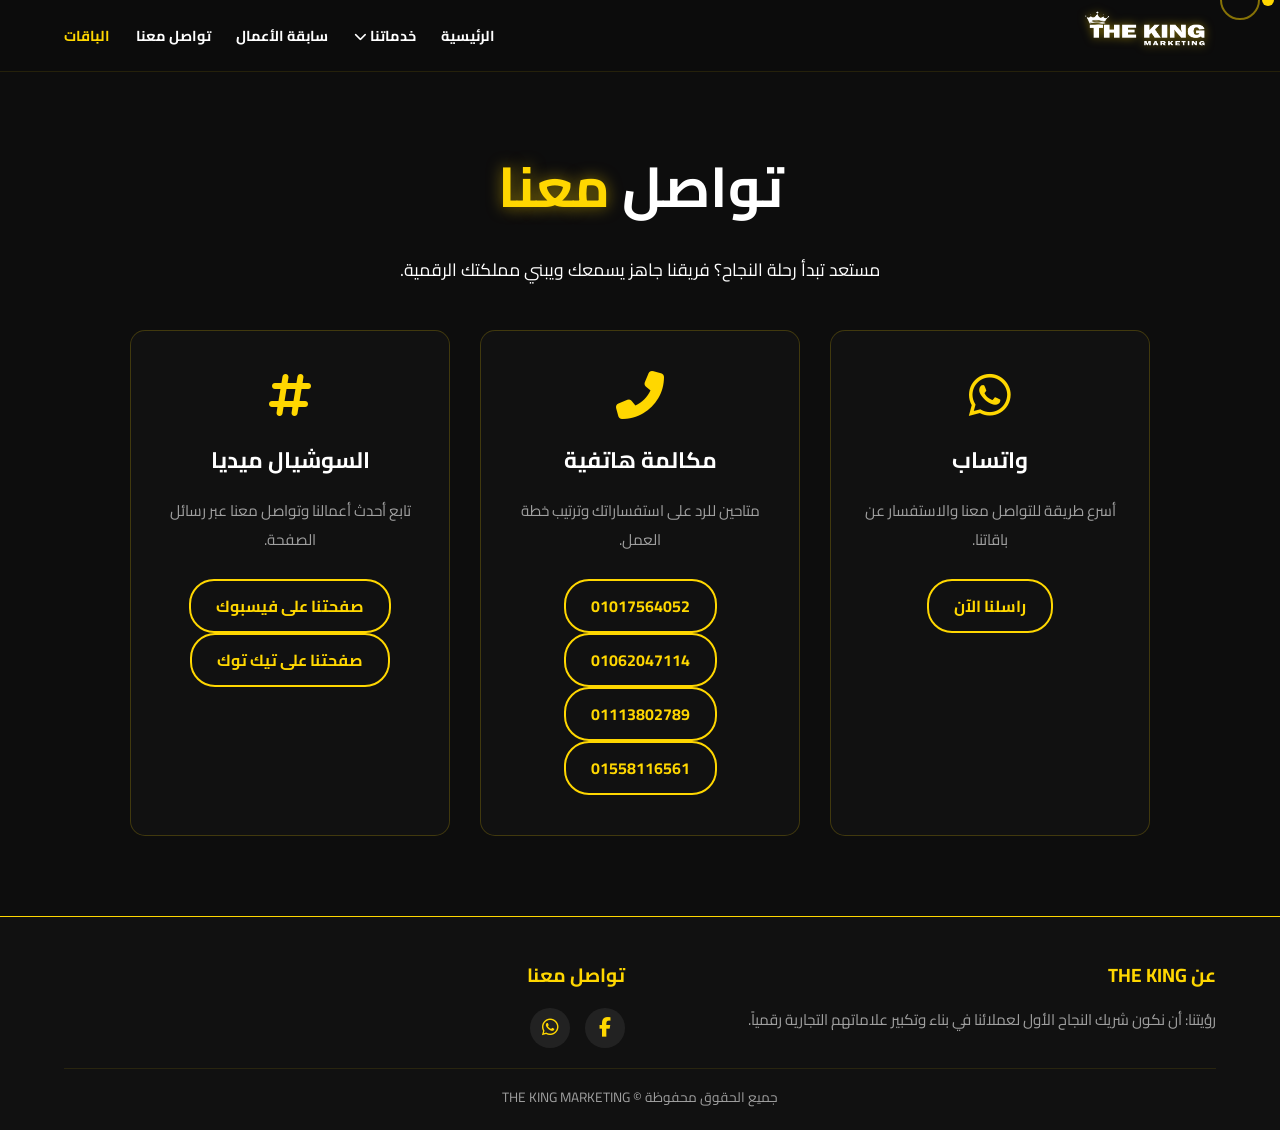
<file: html/contact.html>
<!DOCTYPE html>
<html lang="ar" dir="rtl">
<head>
    <meta charset="UTF-8">
    <meta name="viewport" content="width=device-width, initial-scale=1.0">
    <title>تواصل معنا | THE KING</title>
    <link href="https://fonts.googleapis.com/css2?family=Cairo:wght@400;700;900&display=swap" rel="stylesheet">
    <link rel="stylesheet" href="https://cdnjs.cloudflare.com/ajax/libs/font-awesome/6.4.0/css/all.min.css">
    <link rel="stylesheet" href="../css/css.css">
    <style>
        .contact-container { display: flex; flex-wrap: wrap; justify-content: center; gap: 30px; padding: 0 5% 80px; margin-top: -30px; }
        .contact-card { background: #111; border: 1px solid rgba(255, 215, 0, 0.2); padding: 40px 30px; border-radius: 15px; text-align: center; width: 100%; max-width: 320px; transition: 0.3s; }
        .contact-card:hover { transform: translateY(-10px); background: #1a1a1a; box-shadow: 0 10px 30px rgba(255, 215, 0, 0.1); }
        .contact-card i { font-size: 3rem; color: var(--primary-gold); margin-bottom: 20px; }
        .contact-card h3 { color: #fff; margin-bottom: 15px; font-size: 1.4rem; }
        .contact-card p { color: var(--text-muted); margin-bottom: 25px; font-size: 0.95rem; }
        .contact-btn { display: inline-block; padding: 10px 25px; background: transparent; color: var(--primary-gold); border: 2px solid var(--primary-gold); border-radius: 25px; text-decoration: none; font-weight: bold; transition: 0.3s; }
        .contact-btn:hover { background: var(--primary-gold); color: #000; }
        .btn-whatsapp:hover { background: #25D366; border-color: #25D366; color: #fff; }
    </style>
</head>
<body>
    <header>
        <div class="logo"><img src="../img/logo.png" alt="Logo"></div>
        <div class="menu-toggle" id="mobile-menu"><span class="menu-text">القائمة</span><div class="bars-container"><span class="bar"></span><span class="bar"></span><span class="bar"></span></div></div>
        <nav><ul class="nav-list">
            <li><a href="../index.html">الرئيسية</a></li>
            <li class="dropdown"><a href="#" class="nav-item-with-arrow">خدماتنا <i class="fas fa-chevron-down" style="font-size:0.8rem;"></i></a>
                <ul class="dropdown-menu"><li><a href="social_media.html">سوشيال ميديا</a></li><li><a href="prints.html">المطبوعات</a></li></ul>
            </li>
            <li><a href="previous_work.html">سابقة الأعمال</a></li>
            <li><a href="contact.html">تواصل معنا</a></li>
            <li><a href="Packages.html" style="color: var(--primary-gold);">الباقات</a></li>
        </ul></nav>
    </header>

    <nav class="mobile-nav-under-header">
        <a href="../index.html" class="nav-item"><i class="fas fa-home"></i><span>الرئيسية</span></a>
        <div class="nav-item services-trigger"><i class="fas fa-bullhorn"></i><span>خدماتنا</span>
            <div class="mobile-services-popup"><a href="social_media.html">سوشيال ميديا</a><a href="prints.html">مطبوعات</a></div>
        </div>
        <a href="previous_work.html" class="nav-item"><i class="fas fa-briefcase"></i><span>شركاء النجاح</span></a>
        <a href="contact.html" class="nav-item active"><i class="fas fa-envelope"></i><span>تواصل</span></a>
        <a href="Packages.html" class="nav-item"><i class="fas fa-tags"></i><span>الباقات</span></a>
        
    </nav>

    <main>
        <section class="hero" style="min-height: 40vh; padding-bottom: 0;">
            <div class="hero-content" style="text-align: center; width: 100%;">
                <h1>تواصل <span>معنا</span></h1>
                <p style="max-width: 600px; margin: 0 auto 40px;">مستعد تبدأ رحلة النجاح؟ فريقنا جاهز يسمعك ويبني مملكتك الرقمية.</p>
            </div>
        </section>

        <section class="contact-container">
            <div class="contact-card"><i class="fab fa-whatsapp"></i><h3>واتساب</h3><p>أسرع طريقة للتواصل معنا والاستفسار عن باقاتنا.</p><a href="https://wa.me/201017564052" target="_blank" class="contact-btn btn-whatsapp">راسلنا الآن</a></div>
            <div class="contact-card"><i class="fas fa-phone-alt"></i><h3>مكالمة هاتفية</h3><p>متاحين للرد على استفساراتك وترتيب خطة العمل.</p>
                <a href="tel:+201017564052" class="contact-btn">01017564052</a>
                <a href="tel:+201062047114" class="contact-btn">01062047114</a>
                <a href="tel:+201113802789" class="contact-btn">01113802789</a>
                <a href="tel:+201558116561" class="contact-btn">01558116561</a>
            </div>
         <div class="contact-card"><i class="fas fa-hashtag">
            </i><h3>السوشيال ميديا</h3>
            <p>تابع أحدث أعمالنا وتواصل معنا عبر رسائل الصفحة.</p>
        <a href="https://www.facebook.com/profile.php?id=61563356482710" target="_blank" class="contact-btn">صفحتنا على فيسبوك</a>
        <a href="https://www.tiktok.com/@thekingmarketing1?_r=1&_t=ZS-95JkxjyCtmO"target="_blank" class="contact-btn">صفحتنا على تيك توك</a>
        </div>
        </section>
    </main>

    <footer>
        <div class="footer-container"><div class="footer-box"><h3>عن THE KING</h3><p>رؤيتنا: أن نكون شريك النجاح الأول لعملائنا في بناء وتكبير علاماتهم التجارية رقمياً.</p></div><div class="footer-box"><h3>تواصل معنا</h3><div class="social-icons"><a href="https://www.facebook.com/profile.php?id=61563356482710" target="_blank"><i class="fab fa-facebook-f"></i></a><a href="https://wa.me/201017564052" target="_blank"><i class="fab fa-whatsapp"></i></a></div></div></div>
        <div class="footer-rights">جميع الحقوق محفوظة © <span>THE KING MARKETING</span></div>
    </footer>
    <div class="custom-cursor"></div><div class="custom-cursor-glow"></div>
    <script src="../js/script.js"></script>
</body>
</html>
</file>
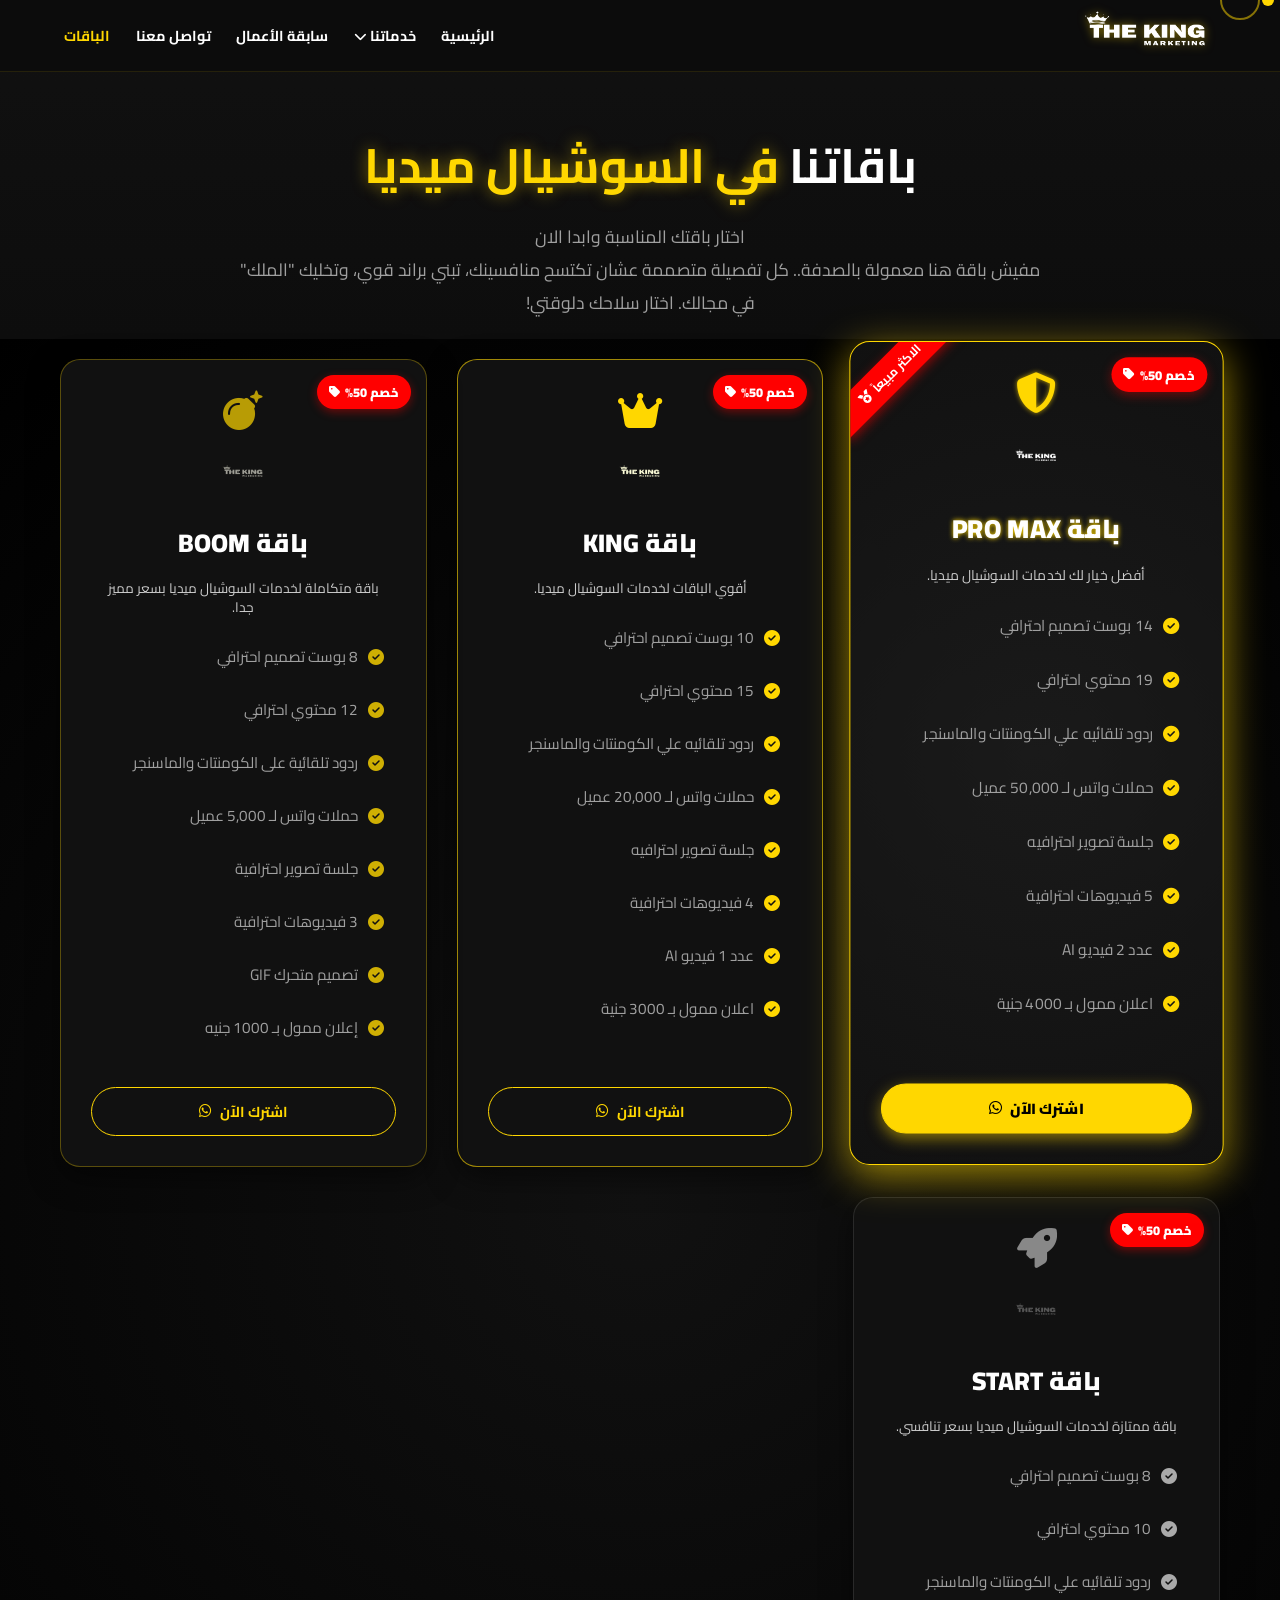
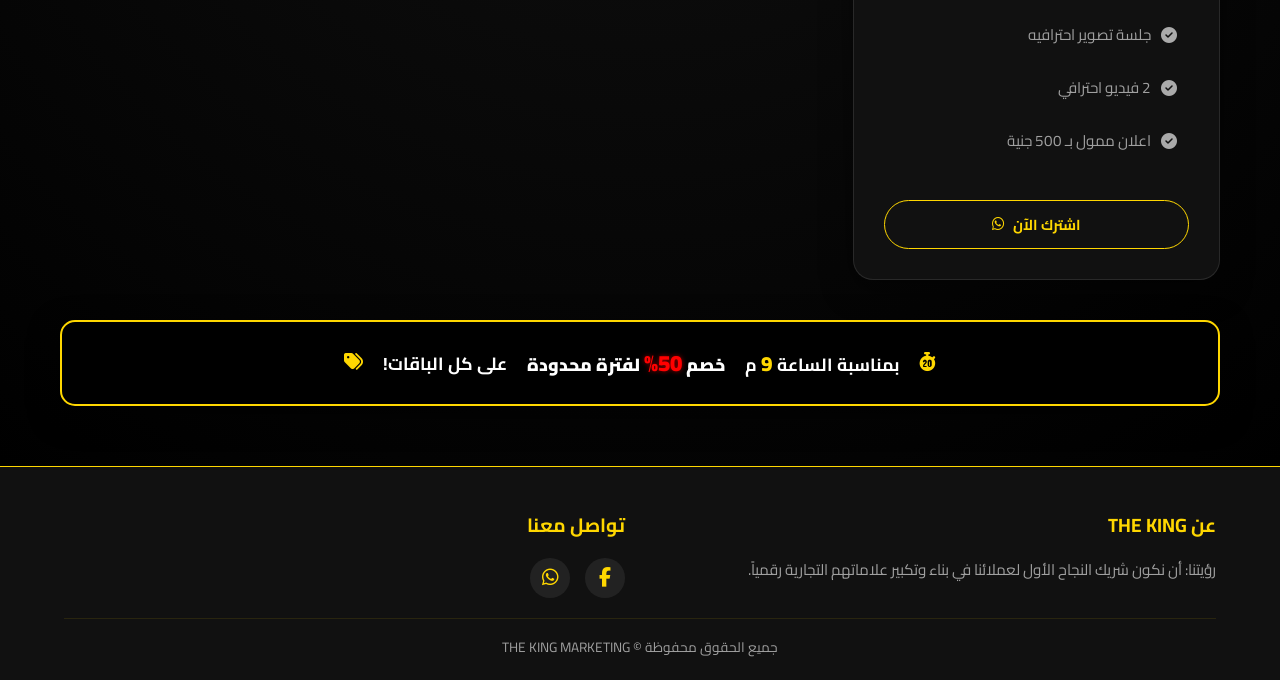
<file: html/Packages.html>
<!DOCTYPE html>
<html lang="ar" dir="rtl">
<head>
    <meta charset="UTF-8">
    <meta name="viewport" content="width=device-width, initial-scale=1.0">
    <title>الباقات | THE KING MARKETING</title>
    <link href="https://fonts.googleapis.com/css2?family=Cairo:wght@400;700;900&display=swap" rel="stylesheet">
    <link rel="stylesheet" href="https://cdnjs.cloudflare.com/ajax/libs/font-awesome/6.4.0/css/all.min.css">
    <link rel="stylesheet" href="../css/css.css">
</head>
<body>
    <header>
        <div class="logo"><img src="../img/logo.png" alt="Logo"></div>
        <div class="menu-toggle" id="mobile-menu">
            <span class="menu-text">القائمة</span>
            <div class="bars-container"><span class="bar"></span><span class="bar"></span><span class="bar"></span></div>
        </div>
        <nav>
            <ul class="nav-list">
                <li><a href="../index.html">الرئيسية</a></li>
                <li class="dropdown"><a href="#" class="nav-item-with-arrow">خدماتنا <i class="fas fa-chevron-down" style="font-size:0.8rem;"></i></a>
                    <ul class="dropdown-menu">
                        <li><a href="social_media.html">سوشيال ميديا</a></li>
                        <li><a href="prints.html">المطبوعات</a></li>
                    </ul>
                </li>
                <li><a href="previous_work.html">سابقة الأعمال</a></li>
                <li><a href="contact.html">تواصل معنا</a></li>
                 <li><a href="Packages.html" style="color: var(--primary-gold);">الباقات</a></li>
            </ul>
        </nav>
    </header>

    <nav class="mobile-nav-under-header">
        <a href="../index.html" class="nav-item"><i class="fas fa-home"></i><span>الرئيسية</span></a>
        <div class="nav-item services-trigger"><i class="fas fa-bullhorn"></i><span>خدماتنا</span>
            <div class="mobile-services-popup">
                <a href="social_media.html">سوشيال ميديا</a>
                <a href="prints.html">مطبوعات</a>
            </div>
        </div>
        <a href="previous_work.html" class="nav-item"><i class="fas fa-briefcase"></i><span>شركاء النجاح</span></a>
        <a href="contact.html" class="nav-item"><i class="fas fa-envelope"></i><span>تواصل</span></a>
        <a href="Packages.html" class="nav-item"><i class="fas fa-tags"></i><span>الباقات</span></a>
    </nav>
    
    <main>
        <section class="main-page-title" style="padding-bottom: 20px;">
            <h1>باقاتنا <span>في السوشيال ميديا</span></h1>
            <p style="max-width: 800px; margin: 0 auto;">اختار باقتك المناسبة وابدا الان <br>
                مفيش باقة هنا معمولة بالصدفة.. كل تفصيلة متصممة عشان تكتسح منافسينك، تبني براند قوي، وتخليك "الملك" في مجالك. اختار سلاحك دلوقتي!
            </p>
        </section>

        <section class="pricing-section" id="pricing" style="padding-top: 20px;">
            <div class="pricing-container pricing-cycle-container">
                
                <div class="pricing-card package-promax highlight-card" data-package="promax">
                    <div class="discount-badge promax-disc">خصم 50% <i class="fas fa-tag"></i></div>
                    <div class="package-badge best-seller">الاكثر مبيعاً <i class="fas fa-medal"></i></div>
                    <div class="package-icon-header"><i class="fas fa-shield-alt promax-icon"></i></div>
                    <div class="package-logo-wrapper logo-promax-inverted"><img src="../img/logo.png" alt="KING Logo"></div>
                    <h3 class="package-title">باقة PRO MAX</h3>
                    <p class="package-intro-text">أفضل خيار لك لخدمات السوشيال ميديا.</p>
                    <ul class="package-features">
                        <li><i class="fas fa-check-circle"></i> 14 بوست تصميم احترافي <div class="feature-desc">اكتساح يومي وتغطية كاملة لكل منتجاتك وخدماتك.</div></li>
                        <li><i class="fas fa-check-circle"></i> 19 محتوي احترافي <div class="feature-desc">خطة محتوى جبارة تتفوق بها على كل منافسيك.</div></li>
                        <li><i class="fas fa-check-circle"></i> ردود تلقائيه علي الكومنتات والماسنجر <div class="feature-desc">نظام متكامل لتحويل المهتمين لعملاء فعليين.</div></li>
                        <li><i class="fas fa-check-circle"></i> حملات واتس لـ 50,000 عميل <div class="feature-desc">حملات مكثفة تضمن وصول إعلاناتك لآلاف العملاء يومياً.</div></li>
                        <li><i class="fas fa-check-circle"></i> جلسة تصوير احترافيه <div class="feature-desc">أعلى فئة من معدات التصوير لإخراج صور عالمية.</div></li>
                        <li><i class="fas fa-check-circle"></i> 5 فيديوهات احترافية <div class="feature-desc">محتوى فيروسي (Viral) يضمن لك تصدر التريند.</div></li>
                        <li><i class="fas fa-check-circle"></i> عدد 2 فيديو AI <div class="feature-desc">توظيف أحدث تقنيات الذكاء الاصطناعي لإبهار عملائك.</div></li>
                        <li><i class="fas fa-check-circle"></i> اعلان ممول بـ 4000 جنية <div class="feature-desc">سيطرة كاملة على السوق بإعلانات دقيقة الاستهداف.</div></li>
                    </ul>
                    <a href="https://wa.me/201017564052?text=أرغب+في+الاشتراك+في+باقة+PRO+MAX+مع+خصم+50%" target="_blank" class="btn btn-primary">اشترك الآن <i class="fab fa-whatsapp"></i></a>
                </div>

                <div class="pricing-card package-king" data-package="king">
                    <div class="discount-badge king-disc">خصم 50% <i class="fas fa-tag"></i></div>
                    <div class="package-icon-header"><i class="fas fa-crown king-icon"></i></div>
                    <div class="package-logo-wrapper logo-gold-full"><img src="../img/logo.png" alt="KING Logo"></div>
                    <h3 class="package-title">باقة KING</h3>
                    <p class="package-intro-text">أقوي الباقات لخدمات السوشيال ميديا.</p>
                    <ul class="package-features">
                        <li><i class="fas fa-check-circle"></i> 10 بوست تصميم احترافي <div class="feature-desc">هوية بصرية قوية وتصاميم تثبت في ذهن العميل.</div></li>
                        <li><i class="fas fa-check-circle"></i> 15 محتوي احترافي <div class="feature-desc">محتوى بيعي وقيمي يبني الثقة ويحقق مبيعات.</div></li>
                        <li><i class="fas fa-check-circle"></i> ردود تلقائيه علي الكومنتات والماسنجر <div class="feature-desc">متابعة دقيقة وتقفيل مبيعات احترافي.</div></li>
                        <li><i class="fas fa-check-circle"></i> حملات واتس لـ 20,000 عميل <div class="feature-desc">استهداف ضخم ومباشر لجمهورك عبر الواتساب.</div></li>
                        <li><i class="fas fa-check-circle"></i> جلسة تصوير احترافيه <div class="feature-desc">تصوير يعكس فخامة وجودة ما تقدمه.</div></li>
                        <li><i class="fas fa-check-circle"></i> 4 فيديوهات احترافية <div class="feature-desc">سلسلة فيديوهات ترويجية تضمن لك الانتشار.</div></li>
                        <li><i class="fas fa-check-circle"></i> عدد 1 فيديو AI <div class="feature-desc">فيديو مبتكر بالذكاء الاصطناعي لتقديم فكرتك بشكل مبهر ومواكب للتريند.</div></li>
                        <li><i class="fas fa-check-circle"></i> اعلان ممول بـ 3000 جنية <div class="feature-desc">إدارة احترافية لحملات المبيعات لضمان أعلى عائد (ROI).</div></li>
                    </ul>
                    <a href="https://wa.me/201017564052?text=أرغب+في+الاشتراك+في+باقة+KING+مع+خصم+50%" target="_blank" class="btn btn-outline">اشترك الآن <i class="fab fa-whatsapp"></i></a>
                </div>

                <div class="pricing-card package-boom" data-package="boom">
                    <div class="discount-badge boom-disc">خصم 50% <i class="fas fa-tag"></i></div>
                    <div class="package-icon-header"><i class="fas fa-bomb boom-icon"></i></div>
                    <div class="package-logo-wrapper logo-gold-muted"><img src="../img/logo.png" alt="KING Logo"></div>
                    <h3 class="package-title">باقة BOOM</h3>
                    <p class="package-intro-text">باقة متكاملة لخدمات السوشيال ميديا بسعر مميز جدا.</p>
                    <ul class="package-features">
                        <li><i class="fas fa-check-circle"></i> 8 بوست تصميم احترافي <div class="feature-desc">تصاميم إبداعية تبرز قوة منتجك في السوق.</div></li>
                        <li><i class="fas fa-check-circle"></i> 12 محتوي احترافي <div class="feature-desc">أفكار وكتابة محتوى متنوع يغطي أهدافك التسويقية.</div></li>
                        <li><i class="fas fa-check-circle"></i> ردود تلقائية على الكومنتات والماسنجر <div class="feature-desc">إدارة تفاعل سريعة واحترافية للردود.</div></li>
                        <li><i class="fas fa-check-circle"></i> حملات واتس لـ 5,000 عميل <div class="feature-desc">إرسال رسائل ترويجية لأرقام مستهدفة لزيادة المبيعات الفورية.</div></li>
                        <li><i class="fas fa-check-circle"></i> جلسة تصوير احترافية <div class="feature-desc">يوم تصوير شامل بمعدات احترافية.</div></li>
                        <li><i class="fas fa-check-circle"></i> 3 فيديوهات احترافية <div class="feature-desc">محتوى فيديو عالي الجودة يخطف عين العميل.</div></li>
                        <li><i class="fas fa-check-circle"></i> تصميم متحرك GIF <div class="feature-desc">تصميمات متحركة تفاعلية تكسر الملل وتزيد نسب النقر.</div></li>
                        <li><i class="fas fa-check-circle"></i> إعلان ممول بـ 1000 جنيه <div class="feature-desc">حملة ممولة قوية للوصول لشريحة أكبر من العملاء.</div></li>
                    </ul>
                    <a href="https://wa.me/201017564052?text=أرغب+في+الاشتراك+في+باقة+BOOM+مع+خصم+50%" target="_blank" class="btn btn-outline">اشترك الآن <i class="fab fa-whatsapp"></i></a>
                </div>

                <div class="pricing-card package-start spotlight-card" data-package="start">
                    <div class="discount-badge start-disc">خصم 50% <i class="fas fa-tag"></i></div>
                    <div class="package-icon-header"><i class="fas fa-rocket start-icon"></i></div>
                    <div class="package-logo-wrapper logo-subtle"><img src="../img/logo.png" alt="KING Logo"></div>
                    <h3 class="package-title">باقة START</h3>
                    <p class="package-intro-text">باقة ممتازة لخدمات السوشيال ميديا بسعر تنافسي.</p>
                    <ul class="package-features">
                        <li><i class="fas fa-check-circle"></i> 8 بوست تصميم احترافي <div class="feature-desc">تصميمات عصرية جذابة تعكس هوية البراند وتلفت انتباه جمهورك.</div></li>
                        <li><i class="fas fa-check-circle"></i> 10 محتوي احترافي <div class="feature-desc">كتابة نصوص تسويقية (Copywriting) احترافية تحفز العميل على التفاعل.</div></li>
                        <li><i class="fas fa-check-circle"></i> ردود تلقائيه علي الكومنتات والماسنجر <div class="feature-desc">برمجة بوت ذكي للرد الفوري لعدم تفويت أي مبيعات.</div></li>
                        <li><i class="fas fa-check-circle"></i> جلسة تصوير احترافيه <div class="feature-desc">تصوير منتجاتك أو مكانك بأعلى جودة لإبراز التفاصيل.</div></li>
                        <li><i class="fas fa-check-circle"></i> 2 فيديو احترافي <div class="feature-desc">صناعة فيديوهات (Reels) لزيادة الانتشار والوصول العضوي.</div></li>
                        <li><i class="fas fa-check-circle"></i> اعلان ممول بـ 500 جنية <div class="feature-desc">إطلاق حملة ممولة كبداية لزيادة المبيعات والوصول المستهدف.</div></li>
                    </ul>
                    <a href="https://wa.me/201017564052?text=أرغب+في+الاشتراك+في+باقة+START+مع+خصم+50%" target="_blank" class="btn btn-outline">اشترك الآن <i class="fab fa-whatsapp"></i></a>
                </div>

            </div>

            <div class="discount-banner-container">
                <div class="discount-banner">
                    <i class="fas fa-stopwatch-20 clock-icon"></i>
                    <span>بمناسبة الساعة <span class="highlight-time">9</span> م</span>
                    <span class="discount-label">خصم <span class="discount-percent">50%</span> لفترة محدودة</span>
                    <span>على كل الباقات!</span>
                    <i class="fas fa-tags tag-icon"></i>
                </div>
            </div>

        </section>
    </main>

    <footer>
        <div class="footer-container">
            <div class="footer-box"><h3>عن THE KING</h3><p>رؤيتنا: أن نكون شريك النجاح الأول لعملائنا في بناء وتكبير علاماتهم التجارية رقمياً.</p></div>
            <div class="footer-box">
                <h3>تواصل معنا</h3>
                <div class="social-icons">
                    <a href="https://www.facebook.com/profile.php?id=61563356482710" target="_blank"><i class="fab fa-facebook-f"></i></a>
                    <a href="https://wa.me/201017564052" target="_blank"><i class="fab fa-whatsapp"></i></a>
                </div>
            </div>
        </div>
        <div class="footer-rights">جميع الحقوق محفوظة © <span>THE KING MARKETING</span></div>
    </footer>
    
    <div class="custom-cursor"></div><div class="custom-cursor-glow"></div>
    <script src="../js/script.js"></script>
</body>
</html>
</file>
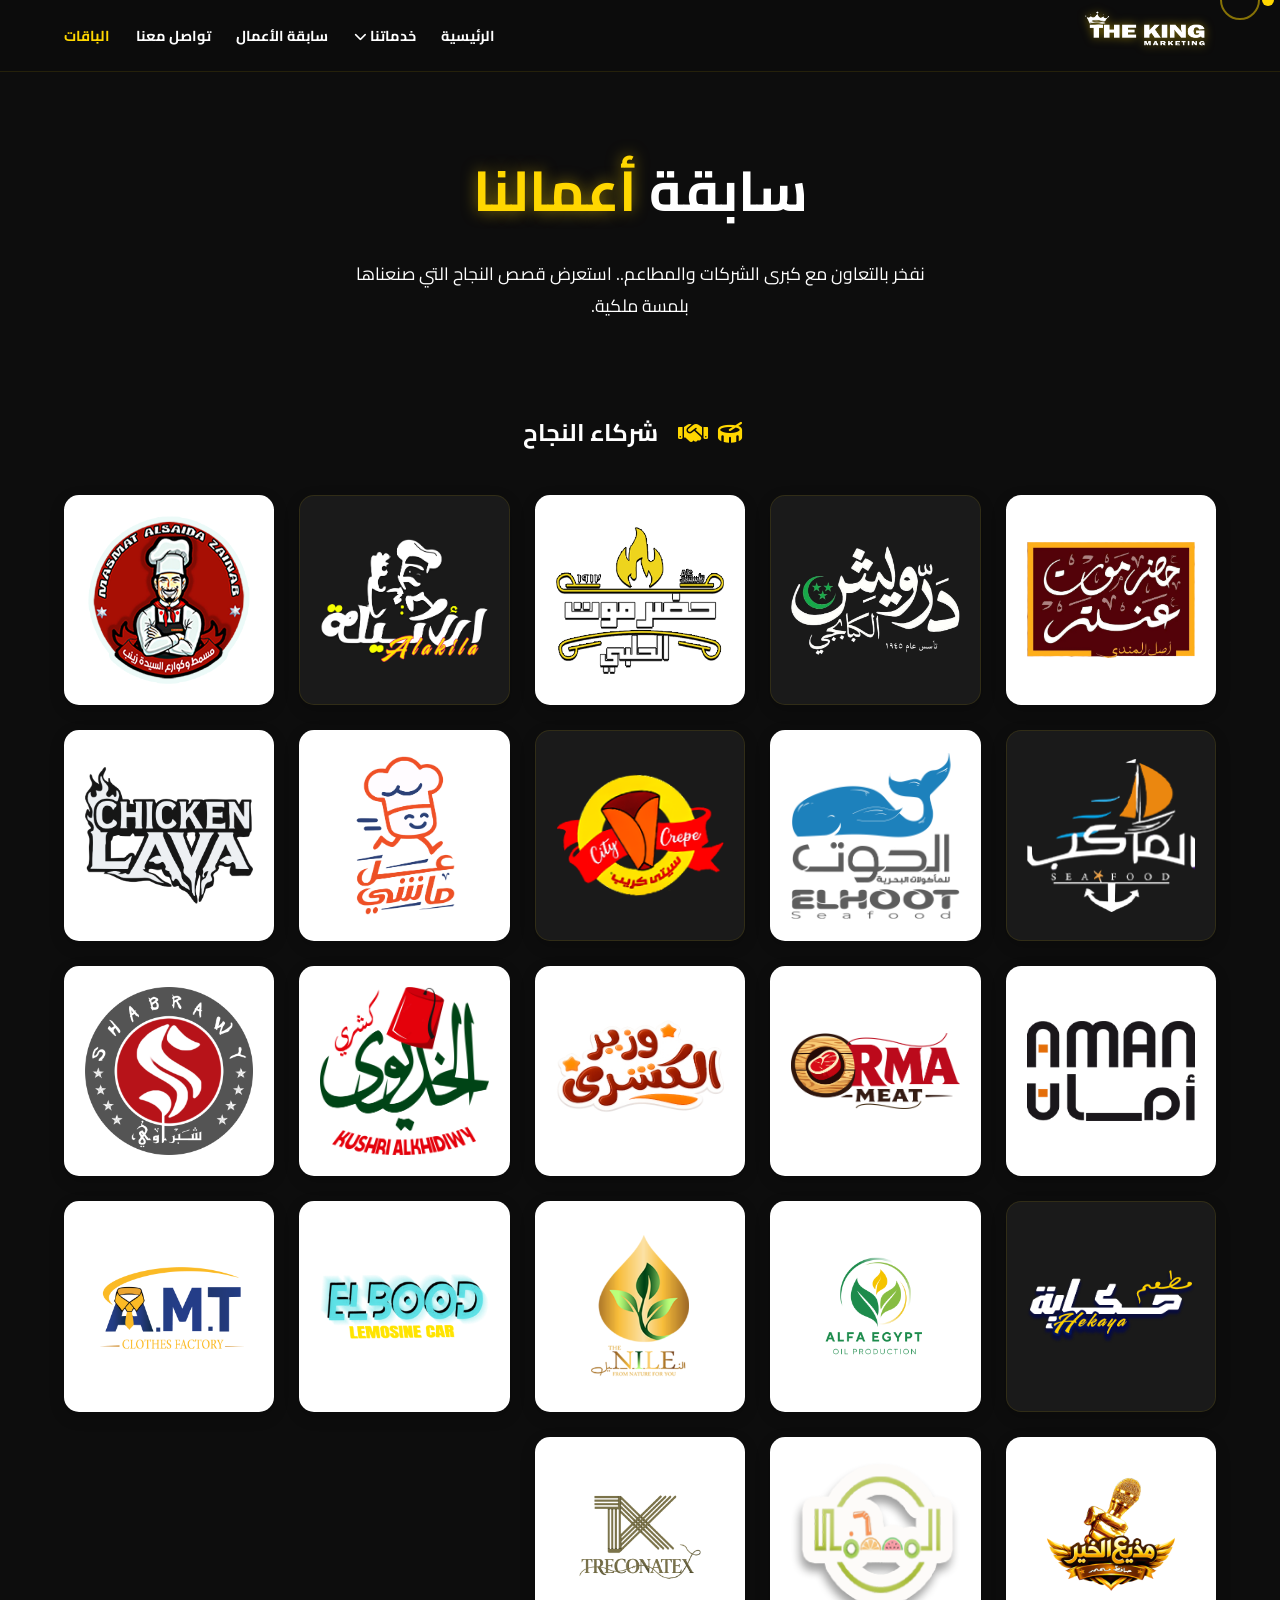
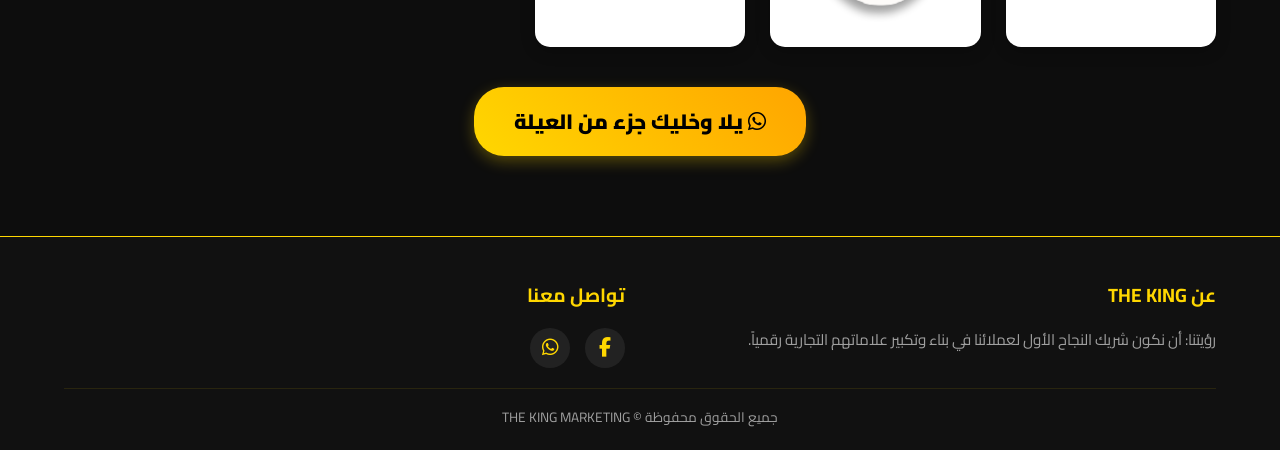
<file: html/previous_work.html>
<!DOCTYPE html>
<html lang="ar" dir="rtl">
<head>
    <meta charset="UTF-8">
    <meta name="viewport" content="width=device-width, initial-scale=1.0">
    <title>سابقة الأعمال | THE KING</title>
    <link href="https://fonts.googleapis.com/css2?family=Cairo:wght@400;700;900&display=swap" rel="stylesheet">
    <link rel="stylesheet" href="https://cdnjs.cloudflare.com/ajax/libs/font-awesome/6.4.0/css/all.min.css">
    <link rel="stylesheet" href="../css/css.css">
</head>
<body>
    <header>
        <div class="logo"><img src="../img/logo.png" alt="Logo"></div>
        <div class="menu-toggle" id="mobile-menu"><span class="menu-text">القائمة</span><div class="bars-container"><span class="bar"></span><span class="bar"></span><span class="bar"></span></div></div>
        <nav><ul class="nav-list">
            <li><a href="../index.html">الرئيسية</a></li>
            <li class="dropdown"><a href="#" class="nav-item-with-arrow">خدماتنا <i class="fas fa-chevron-down" style="font-size:0.8rem;"></i></a>
                <ul class="dropdown-menu"><li><a href="social_media.html">سوشيال ميديا</a></li><li><a href="prints.html">المطبوعات</a></li></ul>
            </li>
            <li><a href="previous_work.html">سابقة الأعمال</a></li>
            <li><a href="contact.html">تواصل معنا</a></li>
            <li><a href="Packages.html" style="color: var(--primary-gold);">الباقات</a></li>
        </ul></nav>
    </header>

    <nav class="mobile-nav-under-header">
        <a href="../index.html" class="nav-item"><i class="fas fa-home"></i><span>الرئيسية</span></a>
        <div class="nav-item services-trigger"><i class="fas fa-bullhorn"></i><span>خدماتنا</span>
            <div class="mobile-services-popup"><a href="social_media.html">سوشيال ميديا</a><a href="prints.html">مطبوعات</a></div>
        </div>
        <a href="previous_work.html" class="nav-item active"><i class="fas fa-briefcase"></i><span>شركاء النجاح</span></a>
        <a href="contact.html" class="nav-item"><i class="fas fa-envelope"></i><span>تواصل</span></a>
        <a href="Packages.html" class="nav-item"><i class="fas fa-tags"></i><span>الباقات</span></a>
    </nav>

    <main>
        <section class="hero" style="min-height: 40vh; padding-bottom: 0;">
            <div class="hero-content" style="text-align: center; width: 100%;">
                <h1>سابقة <span>أعمالنا</span></h1>
                <p style="max-width: 600px; margin: 0 auto;">نفخر بالتعاون مع كبرى الشركات والمطاعم.. استعرض قصص النجاح التي صنعناها بلمسة ملكية.</p>
            </div>
        </section>

        <section class="work-section" style="margin-top: 50px;">
            <h2 class="section-title">
                <span class="title-icon-anim"><i class="fas fa-drum"></i></span> 
                <i class="fas fa-handshake" style="margin-left: 10px;"></i> 
                شركاء النجاح
            </h2>
            
            <div class="portfolio-gallery">
                <div class="work-item"><img src="../سابقة/1.png" alt="شريك نجاح 1"></div>
                <div class="work-item dark-card"><img src="../سابقة/2.png" alt="شريك نجاح 2"></div>
                <div class="work-item"><img src="../سابقة/3.png" alt="شريك نجاح 3"></div>
                <div class="work-item dark-card"><img src="../سابقة/4.png" alt="شريك نجاح 4"></div>
                <div class="work-item"><img src="../سابقة/5.png" alt="شريك نجاح 5"></div>
                <div class="work-item dark-card"><img src="../سابقة/6.png" alt="شريك نجاح 6"></div>
                <div class="work-item"><img src="../سابقة/7.png" alt="شريك نجاح 7"></div>
                <div class="work-item dark-card"><img src="../سابقة/8.png" alt="شريك نجاح 8"></div>
                <div class="work-item"><img src="../سابقة/9.png" alt="شريك نجاح 9"></div>
                <div class="work-item"><img src="../سابقة/10.png" alt="شريك نجاح 10"></div>
                <div class="work-item"><img src="../سابقة/11.png" alt="شريك نجاح 11"></div>
                <div class="work-item"><img src="../سابقة/12.png" alt="شريك نجاح 12"></div>
                <div class="work-item"><img src="../سابقة/13.png" alt="شريك نجاح 13"></div>
                <div class="work-item"><img src="../سابقة/14.png" alt="شريك نجاح 14"></div>
                <div class="work-item"><img src="../سابقة/15.png" alt="شريك نجاح 15"></div>
                <div class="work-item dark-card"><img src="../سابقة/16.png" alt="شريك نجاح 16"></div>
                <div class="work-item"><img src="../سابقة/17.png" alt="شريك نجاح 17"></div>
                <div class="work-item"><img src="../سابقة/18.png" alt="شريك نجاح 18"></div>
                <div class="work-item"><img src="../سابقة/19.png" alt="شريك نجاح 19"></div>
                <div class="work-item"><img src="../سابقة/20.png" alt="شريك نجاح 20"></div>
                <div class="work-item"><img src="../سابقة/21.png" alt="شريك نجاح 20"></div>
                <div class="work-item"><img src="../سابقة/22.png" alt="شريك نجاح 20"></div>
                <div class="work-item"><img src="../سابقة/23.png" alt="شريك نجاح 20"></div>
            </div>
        </section>

        <section style="text-align: center; padding: 20px 5% 80px;">
            <a href="https://wa.me/201017564052" target="_blank" class="cta-btn" style="font-size: 1.3rem; padding: 15px 40px;">
                <i class="fab fa-whatsapp"></i> يلا وخليك جزء من العيلة
            </a>
        </section>
    </main>

    <footer>
        <div class="footer-container">
            <div class="footer-box"><h3>عن THE KING</h3><p>رؤيتنا: أن نكون شريك النجاح الأول لعملائنا في بناء وتكبير علاماتهم التجارية رقمياً.</p></div>
            <div class="footer-box"><h3>تواصل معنا</h3>
                <div class="social-icons">
                    <a href="https://www.facebook.com/profile.php?id=61563356482710" target="_blank"><i class="fab fa-facebook-f"></i></a>
                    <a href="https://wa.me/201017564052" target="_blank"><i class="fab fa-whatsapp"></i></a>
                </div>
            </div>
        </div>
        <div class="footer-rights">جميع الحقوق محفوظة © <span>THE KING MARKETING</span></div>
    </footer>
    <div class="custom-cursor"></div><div class="custom-cursor-glow"></div>
    <script src="../js/script.js"></script>
</body>
</html>
</file>
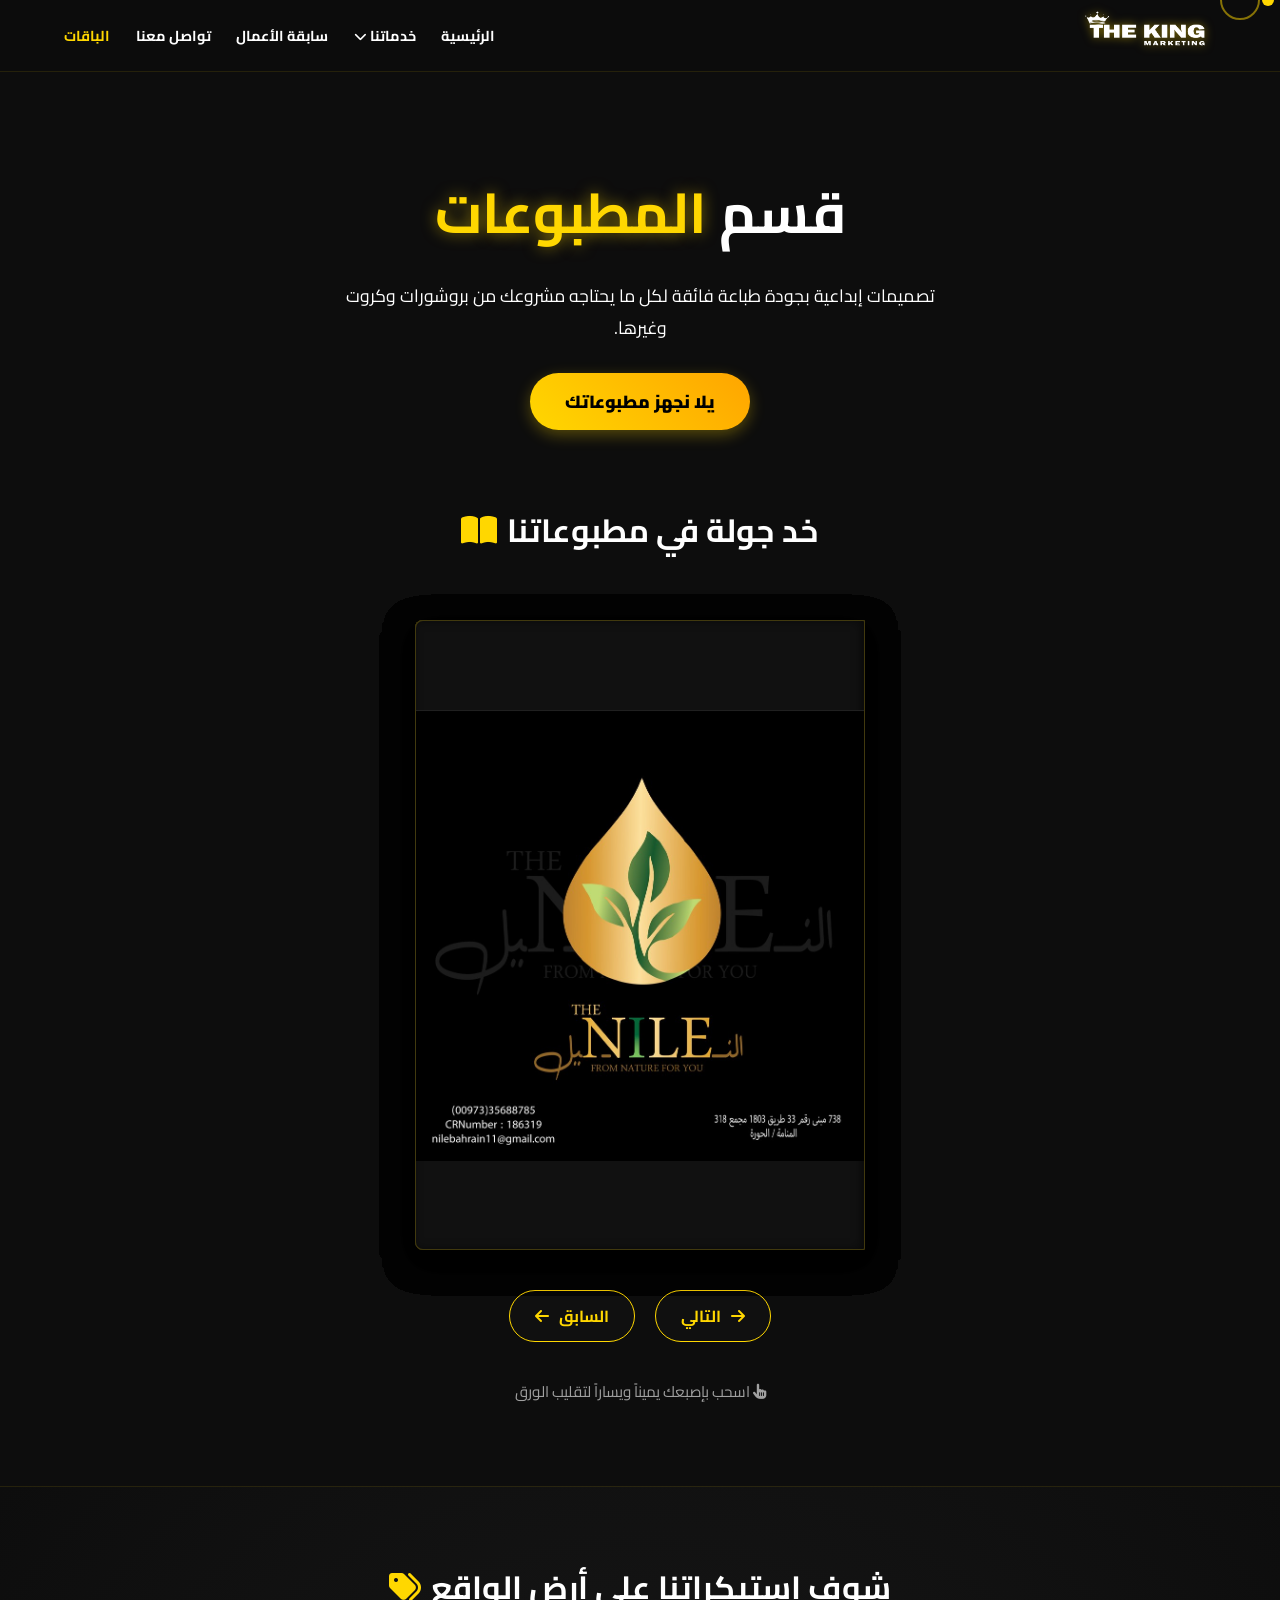
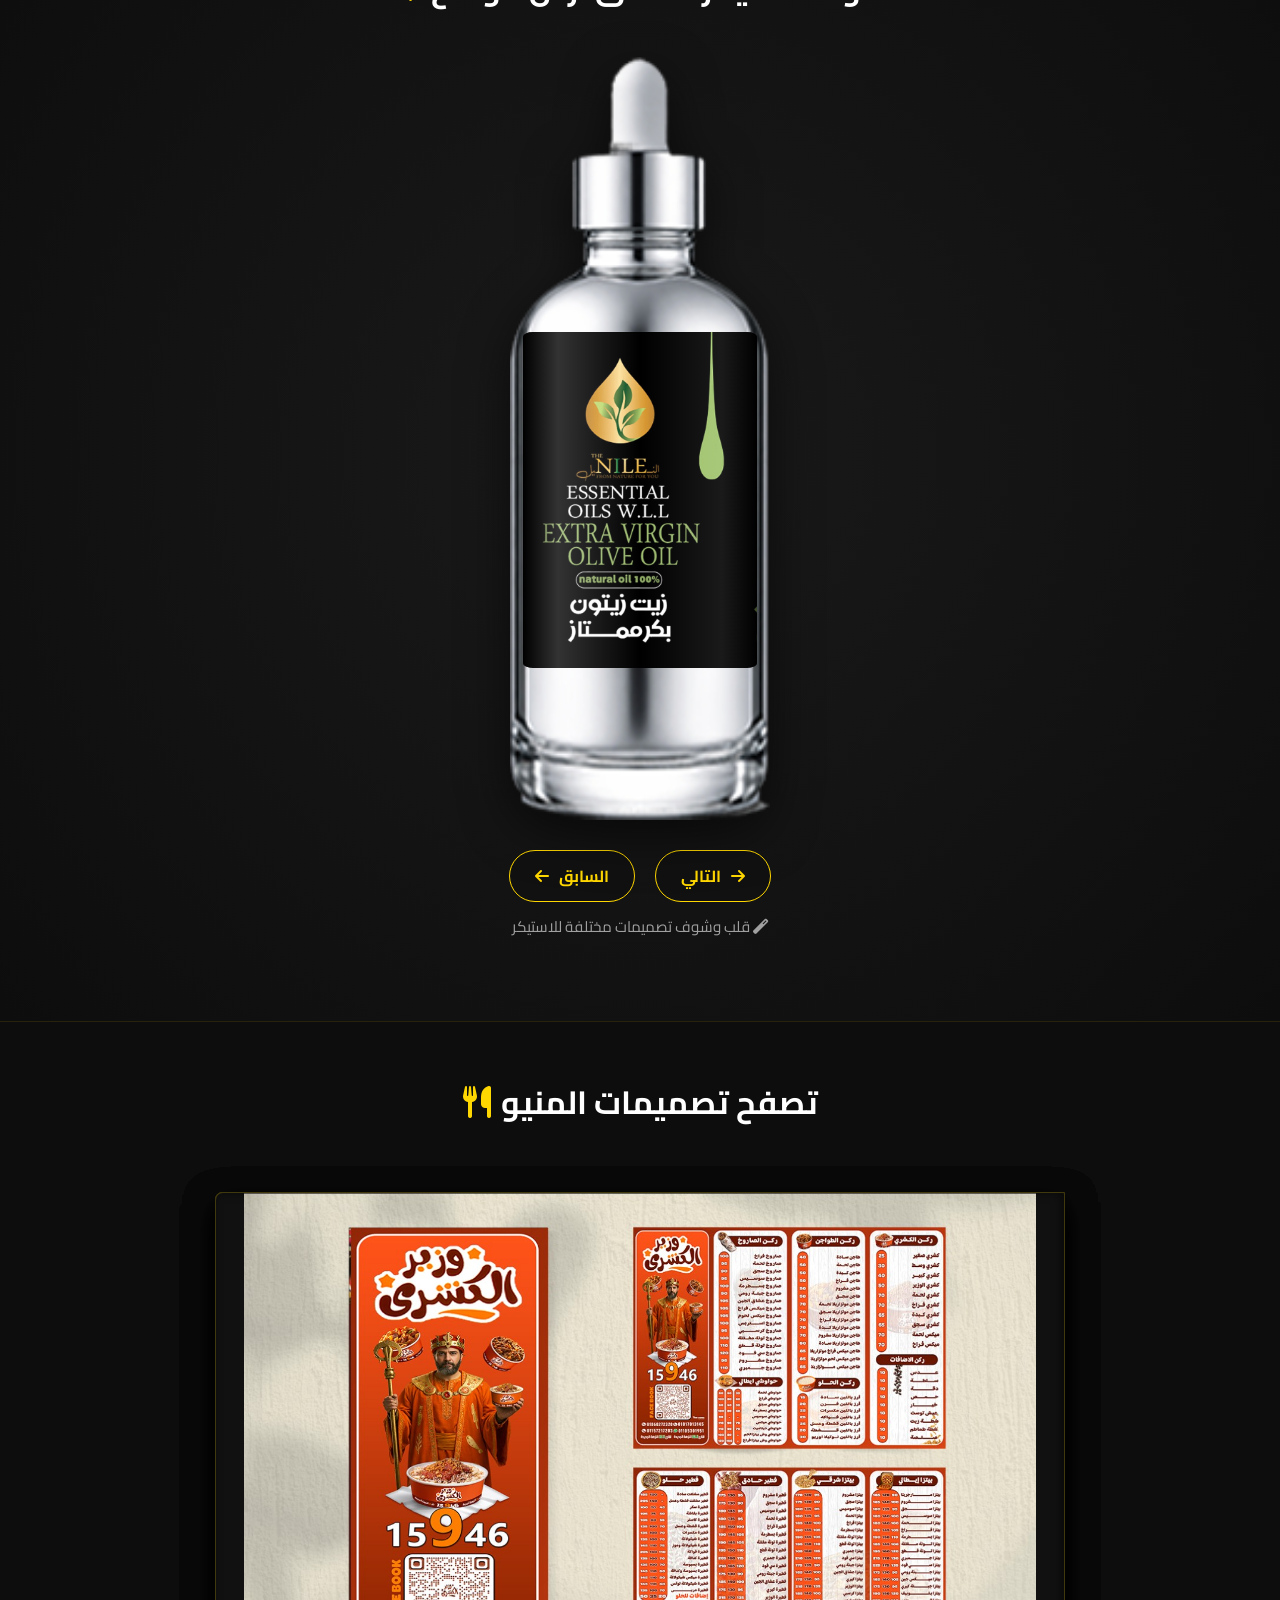
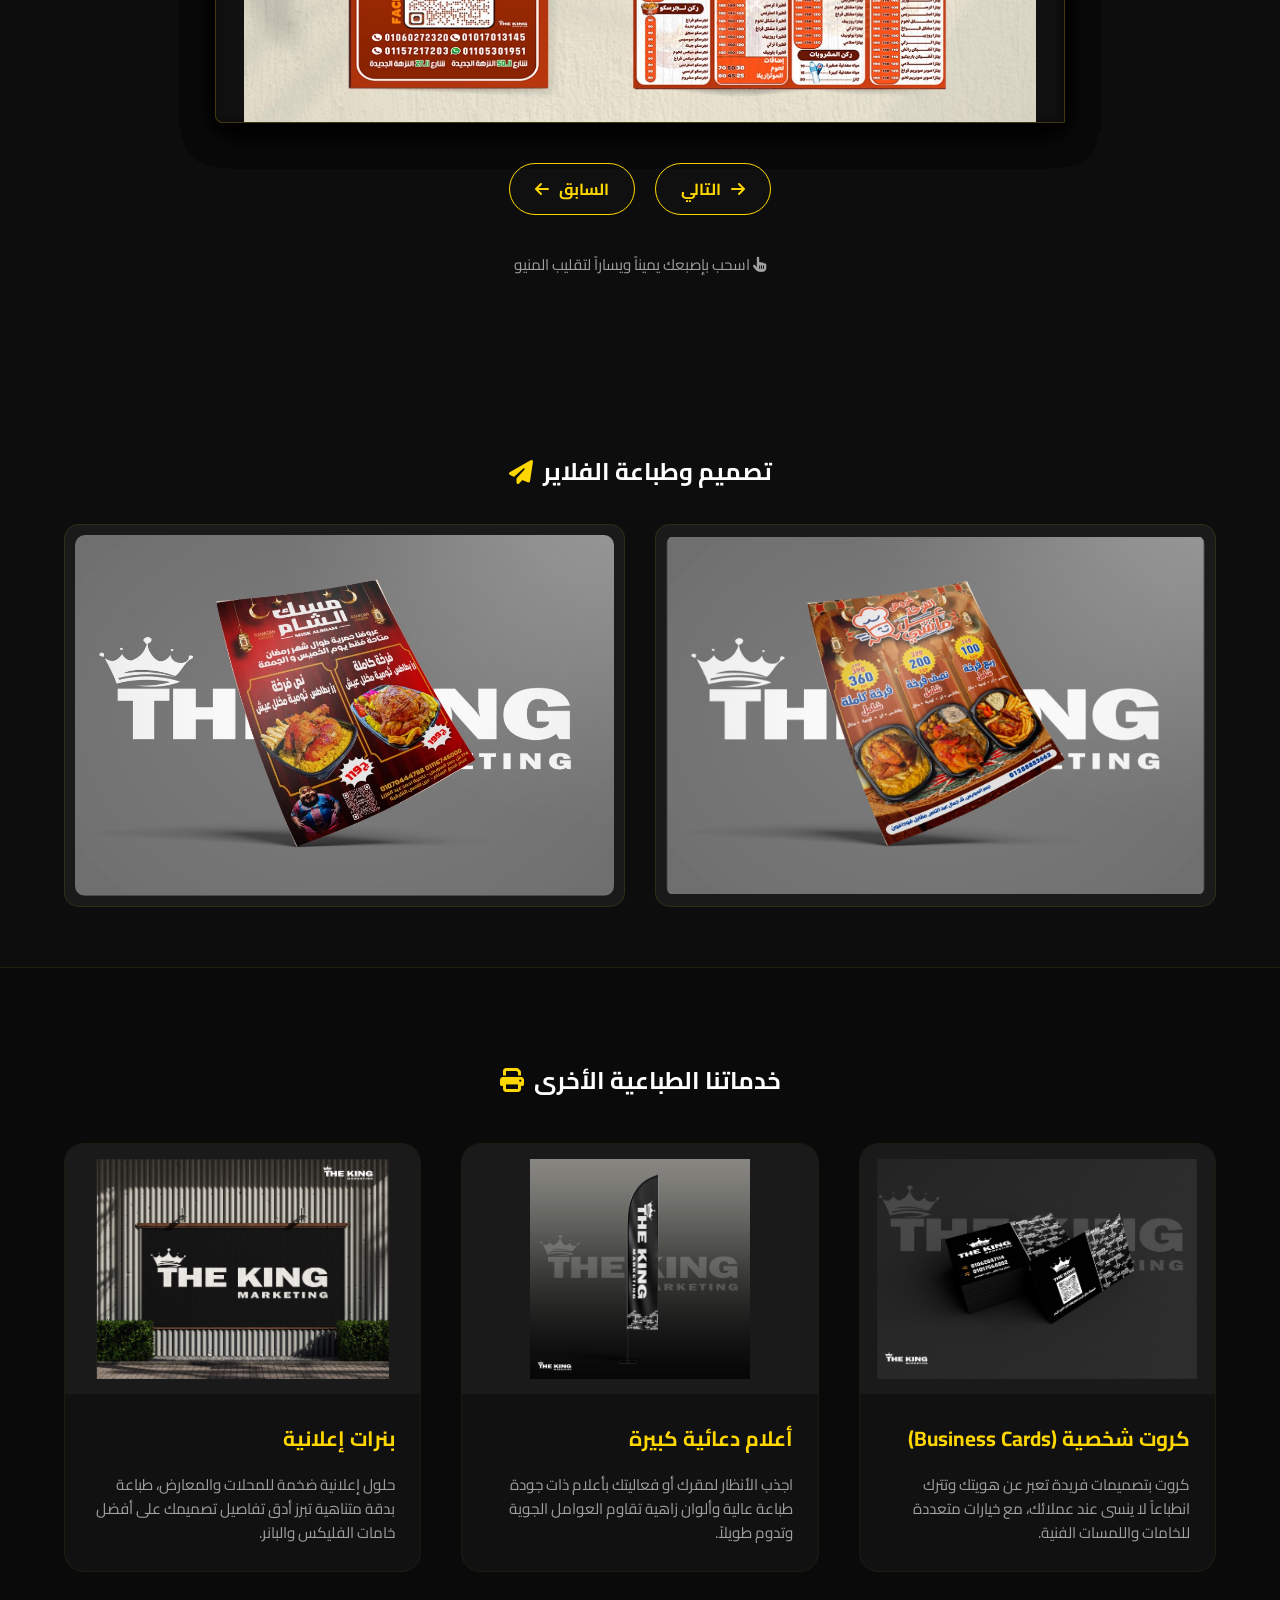
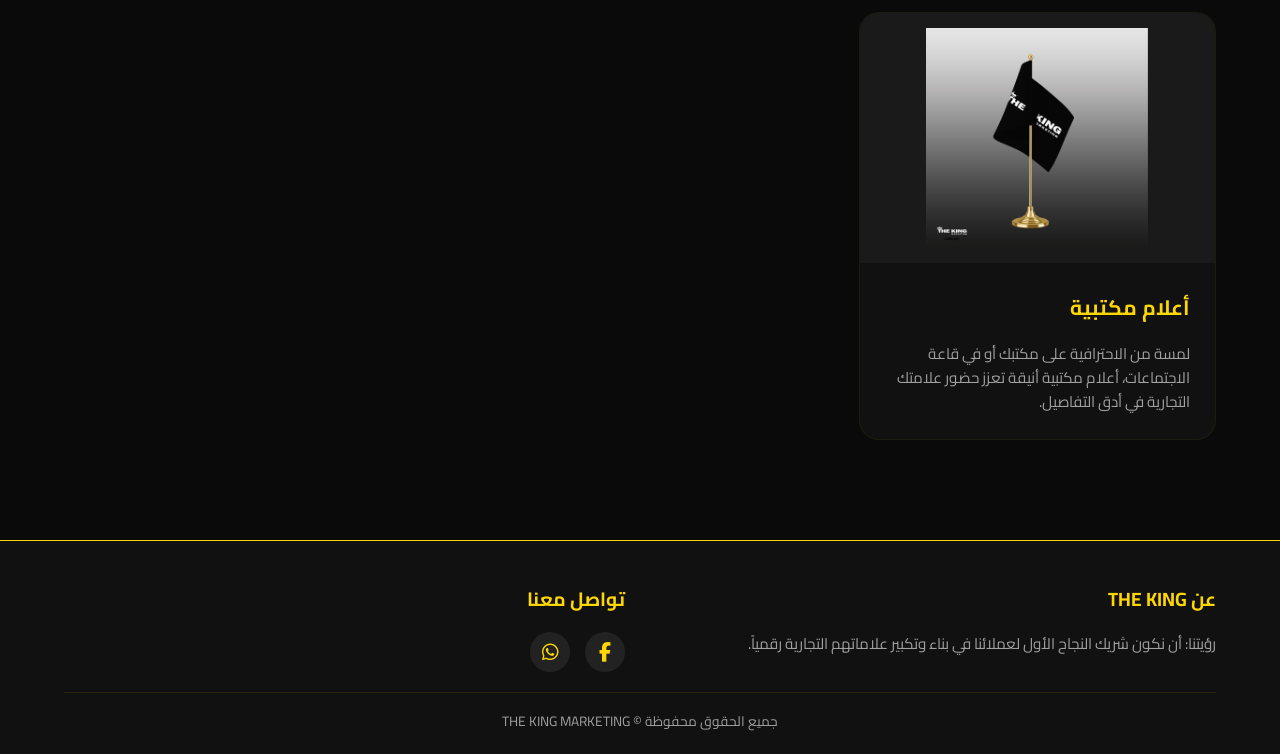
<file: html/prints.html>
<!DOCTYPE html>
<html lang="ar" dir="rtl">
<head>
    <meta charset="UTF-8">
    <meta name="viewport" content="width=device-width, initial-scale=1.0">
    <title>المطبوعات | THE KING</title>
    <link href="https://fonts.googleapis.com/css2?family=Cairo:wght@400;700;900&display=swap" rel="stylesheet">
    <link rel="stylesheet" href="https://cdnjs.cloudflare.com/ajax/libs/font-awesome/6.4.0/css/all.min.css">
    <link rel="stylesheet" href="../css/css.css">
</head>
<body>
    <header>
        <div class="logo"><img src="../img/logo.png" alt="Logo"></div>
        <div class="menu-toggle" id="mobile-menu"><span class="menu-text">القائمة</span><div class="bars-container"><span class="bar"></span><span class="bar"></span><span class="bar"></span></div></div>
        <nav><ul class="nav-list">
            <li><a href="../index.html">الرئيسية</a></li>
            <li class="dropdown"><a href="#" class="nav-item-with-arrow">خدماتنا <i class="fas fa-chevron-down" style="font-size:0.8rem;"></i></a>
                <ul class="dropdown-menu"><li><a href="social_media.html">سوشيال ميديا</a></li><li><a href="prints.html">المطبوعات</a></li></ul>
            </li>
            <li><a href="previous_work.html">سابقة الأعمال</a></li>
            <li><a href="contact.html">تواصل معنا</a></li>
            <li><a href="Packages.html" style="color: var(--primary-gold);">الباقات</a></li>
        </ul></nav>
    </header>

    <nav class="mobile-nav-under-header">
        <a href="../index.html" class="nav-item"><i class="fas fa-home"></i><span>الرئيسية</span></a>
        <div class="nav-item services-trigger"><i class="fas fa-bullhorn" style="color:var(--primary-gold);"></i><span style="color:var(--primary-gold);">خدماتنا</span>
            <div class="mobile-services-popup"><a href="social_media.html">سوشيال ميديا</a><a href="prints.html">مطبوعات</a></div>
        </div>
        <a href="previous_work.html" class="nav-item"><i class="fas fa-briefcase"></i><span>شركاء النجاح</span></a>
        <a href="contact.html" class="nav-item"><i class="fas fa-envelope"></i><span>تواصل</span></a>
        <a href="Packages.html" class="nav-item"><i class="fas fa-tags"></i><span>الباقات</span></a>
    </nav>

    <main>
        <section class="hero" style="min-height: auto; padding-top: 160px; padding-bottom: 30px;">
            <div class="hero-content" style="text-align: center; width: 100%;">
                <h1>قسم <span>المطبوعات</span></h1>
                <p style="max-width: 600px; margin: 0 auto 30px;">تصميمات إبداعية بجودة طباعة فائقة لكل ما يحتاجه مشروعك من بروشورات وكروت وغيرها.</p>
                <a href="https://wa.me/201017564052" target="_blank" class="cta-btn">يلا نجهز مطبوعاتك</a>
            </div>
        </section>

        <section class="flipbook-section" style="padding-top: 10px;">
            
            <h2 class="section-title" style="margin-bottom: 40px; font-size: 2rem;">
                خد جولة في مطبوعاتنا <i class="fas fa-book-open" style="color: var(--primary-gold);"></i>
            </h2>
            
            <div class="flip-book-container">
                <div class="flip-book" id="interactive-book">
                    <div class="page" style="z-index: 11;"><img src="../img/برشور/1.jpg" alt="1"></div>
                    <div class="page" style="z-index: 10;"><img src="../img/برشور/2.jpg" alt="2"></div>
                    <div class="page" style="z-index: 9;"><img src="../img/برشور/3.jpg" alt="3"></div>
                    <div class="page" style="z-index: 8;"><img src="../img/برشور/4.jpg" alt="4"></div>
                    <div class="page" style="z-index: 7;"><img src="../img/برشور/5.jpg" alt="5"></div>
                    <div class="page" style="z-index: 6;"><img src="../img/برشور/6.jpg" alt="6"></div>
                    <div class="page" style="z-index: 5;"><img src="../img/برشور/7.jpg" alt="7"></div>
                    <div class="page" style="z-index: 4;"><img src="../img/برشور/8.jpg" alt="8"></div>
                    <div class="page" style="z-index: 3;"><img src="../img/برشور/9.jpg" alt="9"></div>
                    <div class="page" style="z-index: 2;"><img src="../img/برشور/10.jpg" alt="10"></div>
                    <div class="page" style="z-index: 1;"><img src="../img/برشور/11.jpg" alt="11"></div>
                </div>
                
                <div class="book-controls">
                    <button id="next-btn" class="ctrl-btn"><i class="fas fa-arrow-right"></i> التالي</button>
                    <button id="prev-btn" class="ctrl-btn">السابق <i class="fas fa-arrow-left"></i></button>
                </div>
                <p class="swipe-hint"><i class="fas fa-hand-pointer"></i> اسحب بإصبعك يميناً ويساراً لتقليب الورق</p>
            </div>
        </section>

<section class="stickers-section">
            
            <h2 class="section-title" style="margin-bottom: 40px; font-size: 2rem; text-align: center; width: 100%;">
                شوف استيكراتنا على أرض الواقع <i class="fas fa-tags" style="color: var(--primary-gold);"></i>
            </h2>

            <div class="mockup-container">
                <div class="bottle-wrapper">
                    <img src="../img/استكرات/زجاجة.png" alt="زجاجة" class="bottle-base">
                    
                    <div class="sticker-mask" id="sticker-container">
                        <img src="../img/استكرات/1.jpg" alt="استيكر" class="sticker-overlay" id="current-sticker">
                    </div>
                </div>
                
                <div class="book-controls" style="margin-top: 30px; display: flex; justify-content: center; gap: 20px;">
                    <button id="next-sticker" class="ctrl-btn"><i class="fas fa-arrow-right"></i> التالي</button>
                    <button id="prev-sticker" class="ctrl-btn">السابق <i class="fas fa-arrow-left"></i></button>
                </div>
                <p class="swipe-hint" style="text-align: center; width: 100%;"><i class="fas fa-magic"></i> قلب وشوف تصميمات مختلفة للاستيكر</p>
            </div>
        </section>

<section class="flipbook-section" style="background-color: #0d0d0d; border-top: 1px solid rgba(255, 215, 0, 0.1);">
            
            <h2 class="section-title" style="margin-bottom: 40px; font-size: 2rem; text-align: center; width: 100%;">
                تصفح تصميمات المنيو <i class="fas fa-utensils" style="color: var(--primary-gold);"></i>
            </h2>
            
            <div class="flip-book-container">
                <div class="flip-book" id="menu-interactive-book">
                    <div class="page" style="z-index: 5;"><img src="../img/منيو/5.jpg" alt="منيو 5"></div>
                    <div class="page" style="z-index: 4;"><img src="../img/منيو/1.jpg" alt="منيو 1"></div>
                    <div class="page" style="z-index: 3;"><img src="../img/منيو/2.jpg" alt="منيو 2"></div>
                    <div class="page" style="z-index: 2;"><img src="../img/منيو/3.jpg" alt="منيو 3"></div>
                    <div class="page" style="z-index: 1;"><img src="../img/منيو/4.jpg" alt="منيو 4"></div>
                </div>
                
                <div class="book-controls">
                    <button id="menu-next-btn" class="ctrl-btn"><i class="fas fa-arrow-right"></i> التالي</button>
                    <button id="menu-prev-btn" class="ctrl-btn">السابق <i class="fas fa-arrow-left"></i></button>
                </div>
                <p class="swipe-hint"><i class="fas fa-hand-pointer"></i> اسحب بإصبعك يميناً ويساراً لتقليب المنيو</p>
            </div>
        </section>

        <section class="flyers-section">
            <h2 class="section-title">
                تصميم وطباعة الفلاير <i class="fas fa-paper-plane"></i>
            </h2>
            <div class="flyers-grid">
                <div class="flyer-item">
                    <img src="../img/فلاير/1.jpg" alt="فلاير 1">
                </div>
                <div class="flyer-item">
                    <img src="../img/فلاير/2.jpg" alt="فلاير 2">
                </div>
            </div>
        </section>

        <section class="general-prints-section">
            <h2 class="section-title">
                خدماتنا الطباعية الأخرى <i class="fas fa-print"></i>
            </h2>
            
            <div class="prints-display-grid">
                <div class="print-card">
                    <div class="print-img-box">
                        <img src="../img/card.jpg" alt="كروت شخصية">
                    </div>
                    <div class="print-info">
                        <h3>كروت شخصية (Business Cards)</h3>
                        <p>كروت بتصميمات فريدة تعبر عن هويتك وتترك انطباعاً لا ينسى عند عملائك، مع خيارات متعددة للخامات واللمسات الفنية.</p>
                    </div>
                </div>

                <div class="print-card">
                    <div class="print-img-box">
                        <img src="../img/اعلام كبير.jpg" alt="أعلام كبيرة">
                    </div>
                    <div class="print-info">
                        <h3>أعلام دعائية كبيرة</h3>
                        <p>اجذب الأنظار لمقرك أو فعاليتك بأعلام ذات جودة طباعة عالية وألوان زاهية تقاوم العوامل الجوية وتدوم طويلاً.</p>
                    </div>
                </div>

                <div class="print-card">
                    <div class="print-img-box">
                        <img src="../img/بنرات.jpg" alt="بنرات إعلانية">
                    </div>
                    <div class="print-info">
                        <h3>بنرات إعلانية</h3>
                        <p>حلول إعلانية ضخمة للمحلات والمعارض، طباعة بدقة متناهية تبرز أدق تفاصيل تصميمك على أفضل خامات الفليكس والبانر.</p>
                    </div>
                </div>

                <div class="print-card">
                    <div class="print-img-box">
                        <img src="../img/علم المكتب.jpg" alt="أعلام مكتبية">
                    </div>
                    <div class="print-info">
                        <h3>أعلام مكتبية</h3>
                        <p>لمسة من الاحترافية على مكتبك أو في قاعة الاجتماعات، أعلام مكتبية أنيقة تعزز حضور علامتك التجارية في أدق التفاصيل.</p>
                    </div>
                </div>
            </div>
        </section>

    </main>

    <footer>
        <div class="footer-container"><div class="footer-box"><h3>عن THE KING</h3><p>رؤيتنا: أن نكون شريك النجاح الأول لعملائنا في بناء وتكبير علاماتهم التجارية رقمياً.</p></div><div class="footer-box"><h3>تواصل معنا</h3><div class="social-icons"><a href="https://www.facebook.com/profile.php?id=61563356482710" target="_blank"><i class="fab fa-facebook-f"></i></a><a href="https://wa.me/201017564052" target="_blank"><i class="fab fa-whatsapp"></i></a></div></div></div>
        <div class="footer-rights">جميع الحقوق محفوظة © <span>THE KING MARKETING</span></div>
    </footer>
    <div class="custom-cursor"></div><div class="custom-cursor-glow"></div>
    <script src="../js/script.js"></script>
</body>
</html>
</file>
<file: css/css.css>
/* === الأكواد الأساسية === */
* {
    margin: 0; padding: 0; box-sizing: border-box;
    font-family: 'Cairo', sans-serif; scroll-behavior: smooth;
    cursor: none; 
}

:root {
    --bg-color: #0d0d0d; --primary-gold: #FFD700; --glow-gold: rgba(255, 215, 0, 0.5);
    --text-light: #ffffff; --text-muted: #a0a0a0;
}

body {
    background-color: var(--bg-color); color: var(--text-light);
    overflow-x: hidden; display: flex; flex-direction: column; min-height: 100vh;
}
main { flex: 1; }

/* === الماوس المخصص للمتعة البصرية === */
.custom-cursor { position: fixed; width: 12px; height: 12px; border-radius: 50%; background: var(--primary-gold); pointer-events: none; z-index: 9999; transform: translate(-50%, -50%); transition: width 0.2s, height 0.2s, background-color 0.2s; }
.custom-cursor-glow { position: fixed; width: 40px; height: 40px; border-radius: 50%; border: 2px solid var(--glow-gold); pointer-events: none; z-index: 9998; transform: translate(-50%, -50%); transition: width 0.2s, height 0.2s; }

/* === الهيدر (شريط التنقل) === */
header {
    display: flex; justify-content: space-between; align-items: center;
    padding: 0 5%; height: clamp(60px, 8vh, 80px);
    background: rgba(13, 13, 13, 0.95); backdrop-filter: blur(10px);
    position: fixed; width: 100%; top: 0; z-index: 3000; border-bottom: 1px solid rgba(255, 215, 0, 0.1);
}

.logo img { max-height: clamp(35px, 5vw, 55px); transition: 0.3s ease; filter: drop-shadow(0 0 5px var(--glow-gold)); }

.nav-list { display: flex; gap: clamp(15px, 2vw, 30px); list-style: none; align-items: center; }
.nav-list li { position: relative; }
.nav-list li a { color: var(--text-light); text-decoration: none; font-weight: 700; font-size: clamp(0.9rem, 1vw, 1rem); transition: 0.3s; padding: 10px 0; display: block; position: relative; }
.nav-list li a::after { content: ''; position: absolute; width: 0; height: 2px; bottom: 0; left: 50%; background-color: var(--primary-gold); transition: 0.3s ease; transform: translateX(-50%); }
.nav-list li a:hover::after { width: 100%; }
.nav-list li a:hover { color: var(--primary-gold); }

/* الـ Dropdown للكمبيوتر */
.dropdown-menu { position: absolute; top: 100%; right: 0; background: #111; border: 1px solid var(--primary-gold); min-width: 200px; display: none; list-style: none; padding: 10px 0; border-radius: 5px; box-shadow: 0 5px 15px rgba(0,0,0,0.5); }
.dropdown:hover .dropdown-menu { display: block; animation: fadeInDropdown 0.3s ease; }
@keyframes fadeInDropdown { from { opacity: 0; transform: translateY(10px); } to { opacity: 1; transform: translateY(0); } }
.dropdown-menu li a { padding: 10px 20px; font-size: 0.9rem; border-bottom: 1px solid rgba(255, 215, 0, 0.1); }
.dropdown-menu li a::after { display: none; }

/* زر الموبايل الجانبي */
.menu-toggle { display: none; align-items: center; gap: 8px; z-index: 3100; cursor: none; }
.menu-text { font-size: 0.85rem; color: var(--primary-gold); font-weight: bold; }
.bars-container { display: flex; flex-direction: column; gap: 4px; }
.bar { width: 22px; height: 2px; background: var(--primary-gold); transition: 0.3s ease-in-out; }
.menu-toggle.active .bar:nth-child(1) { transform: translateY(6px) rotate(45deg); }
.menu-toggle.active .bar:nth-child(2) { opacity: 0; }
.menu-toggle.active .bar:nth-child(3) { transform: translateY(-6px) rotate(-45deg); }

/* === الهيرو سكشن === */
.hero { min-height: 100vh; display: flex; align-items: center; padding: 100px 5% 50px; gap: 40px; }
.hero-content { flex: 1; z-index: 2; }
.hero-content h1 { font-size: clamp(1.8rem, 5vw, 3.5rem); margin-bottom: 15px; }
.hero-content h1 span { color: var(--primary-gold); text-shadow: 0 0 15px var(--glow-gold); }
.hero-content h2 { font-size: clamp(1.1rem, 3vw, 1.8rem); margin-bottom: 20px; color: var(--text-muted); }
.hero-content p { font-size: clamp(0.9rem, 1.5vw, 1.1rem); line-height: 1.8; margin-bottom: 30px; }

.cta-btn { display: inline-block; padding: 12px 35px; background: linear-gradient(45deg, #FFD700, #FFA500); color: #000; text-decoration: none; font-weight: 900; font-size: 1.1rem; border-radius: 30px; box-shadow: 0 5px 15px rgba(255, 215, 0, 0.3); transition: 0.3s; border: none; }
.cta-btn:hover { transform: translateY(-5px); box-shadow: 0 10px 25px rgba(255, 215, 0, 0.6); }

.hero-graphics { flex: 1.5; position: relative; }
.hero-video { width: 100%; border-radius: 20px; border: 2px solid var(--primary-gold); box-shadow: 0 0 20px var(--glow-gold); }

/* === ستايل العداد الوهمي === */
.visitor-counter { text-align: center; margin-top: 20px; font-size: clamp(1rem, 2vw, 1.2rem); font-weight: bold; color: var(--primary-gold); background: rgba(17, 17, 17, 0.8); padding: 12px 20px; border-radius: 10px; border: 1px solid rgba(255, 215, 0, 0.3); display: block; width: 100%; box-shadow: 0 0 15px rgba(255, 215, 0, 0.1); }
.visitor-counter i { margin-left: 8px; }

/* === الفوتر === */
footer { background: #111; border-top: 1px solid var(--primary-gold); padding: 40px 5% 20px; margin-top: auto; }
.footer-container { display: flex; justify-content: space-between; gap: 30px; flex-wrap: wrap; margin-bottom: 20px; }
.footer-box { flex: 1; min-width: 250px; }
.footer-box h3 { color: var(--primary-gold); margin-bottom: 15px; font-size: 1.2rem; }
.footer-box p { color: var(--text-muted); font-size: 0.95rem; line-height: 1.6; margin-bottom: 10px;}
.social-icons { display: flex; gap: 15px; }
.social-icons a { display: flex; align-items: center; justify-content: center; width: 40px; height: 40px; background: #222; color: var(--primary-gold); border-radius: 50%; font-size: 1.2rem; transition: 0.3s; text-decoration: none; border: 1px solid transparent; }
.social-icons a:hover { background: var(--primary-gold); color: #000; transform: translateY(-5px) rotate(360deg); box-shadow: 0 5px 15px var(--glow-gold); }
.footer-rights { text-align: center; color: var(--text-muted); font-size: 0.85rem; padding-top: 15px; border-top: 1px solid rgba(255, 215, 0, 0.1); }

/* === شريط التنقل السفلي (مخفي في الكمبيوتر) === */
.mobile-nav-under-header { display: none; }

/* ========================================= */
/* ==== قسم صفحات الأعمال (Portfolio) ====== */
/* ========================================= */

.main-page-title {
    text-align: center;
    padding: 120px 5% 40px;
    background: linear-gradient(180deg, #111 0%, #0d0d0d 100%);
}
.main-page-title h1 { font-size: clamp(2rem, 5vw, 3rem); margin-bottom: 10px; }
.main-page-title h1 span { color: var(--primary-gold); text-shadow: 0 0 15px var(--glow-gold); }
.main-page-title p { color: var(--text-muted); font-size: 1.1rem; }

.profile-header { position: relative; width: 100%; margin-bottom: 20px; }
.cover-photo { width: 100%; height: clamp(200px, 30vh, 300px); background: #222; overflow: hidden; }
.cover-photo img { width: 100%; height: 100%; object-fit: cover; }
.profile-logo {
    width: 130px; height: 130px; background: var(--bg-color); border: 3px solid var(--primary-gold); border-radius: 50%;
    margin: -65px auto 0; position: relative; z-index: 5; overflow: hidden; box-shadow: 0 0 20px var(--glow-gold);
    display: flex; justify-content: center; align-items: center;
}
.profile-logo img { width: 100%; height: 100%; object-fit: contain; padding: 10px; }

.folder-tag {
    background: rgba(255, 215, 0, 0.1); color: var(--primary-gold);
    display: flex; align-items: center; justify-content: center; gap: 10px;
    padding: 10px 25px; border-radius: 50px; border: 1px solid var(--primary-gold);
    width: fit-content; margin: 40px auto 20px; font-weight: 700; font-size: 1.2rem;
}

.section-title { padding: 0 5%; margin: 30px 0 20px; font-size: 1.5rem; color: var(--text-light); display: flex; align-items: center; justify-content: center; gap: 10px; }
.section-title i { color: var(--primary-gold); }


/* === شبكة التصاميم الجديدة (خلفية بيضاء للوجوهات) === */
.portfolio-gallery {
    display: grid;
    grid-template-columns: repeat(auto-fill, minmax(180px, 1fr));
    gap: 25px;
    padding: 20px 5%;
    justify-items: center;
}

.work-item {
    background: #ffffff; /* الكارت الأبيض */
    border-radius: 15px;
    box-shadow: 0 5px 15px rgba(0,0,0,0.2);
    width: 100%;
    aspect-ratio: 1 / 1; /* مربع دايما */
    overflow: hidden;
    position: relative;
    transition: transform 0.3s ease, box-shadow 0.3s ease, border 0.3s ease;
    display: flex;
    justify-content: center;
    align-items: center;
    padding: 20px;
    box-sizing: border-box;
    border: 1px solid transparent;
}

.work-item img {
    max-width: 100%;
    max-height: 100%;
    object-fit: contain; /* منع القص */
}

.work-item:hover {
    transform: translateY(-8px) scale(1.03);
    box-shadow: 0 10px 25px rgba(255, 215, 0, 0.4);
    border: 1px solid var(--primary-gold);
}

.work-overlay {
    position: absolute; top: 0; left: 0; width: 100%; height: 100%; background: rgba(0, 0, 0, 0.8);
    display: flex; flex-direction: column; justify-content: center; align-items: center;
    opacity: 0; transition: 0.4s; padding: 20px; text-align: center; pointer-events: none;
}
.work-item:hover .work-overlay { opacity: 1; }
.work-overlay h3 { color: var(--primary-gold); margin-bottom: 10px; transform: translateY(20px); transition: 0.4s; }
.work-overlay p { font-size: 0.9rem; transform: translateY(20px); transition: 0.5s; color: #fff;}
.work-item:hover h3, .work-item:hover p { transform: translateY(0); }


/* === أنميشن كلمة شركاء النجاح وأشرطة الاحتفال === */
.title-icon-anim {
    display: inline-block;
    color: var(--primary-gold);
    margin-right: 15px;
    animation: partyHeartbeat 1.5s infinite;
}

@keyframes partyHeartbeat {
    0% { transform: scale(1); rotate(0deg); }
    15% { transform: scale(1.3); rotate(10deg); }
    30% { transform: scale(1); rotate(0deg); }
    45% { transform: scale(1.3); rotate(-10deg); }
    60% { transform: scale(1); rotate(0deg); }
}

.confetti {
    position: fixed; width: 10px; height: 10px; background-color: #f00; opacity: 0.8;
    top: -10px; z-index: 9999; border-radius: 2px; pointer-events: none;
}

/* === شبكة الفيديوهات (Reels) === */
.reels-grid { display: grid; grid-template-columns: repeat(auto-fit, minmax(250px, 1fr)); gap: 25px; padding: 0 5% 60px; align-items: start; }
.reel-item { background: #000; border-radius: 15px; overflow: hidden; border: 1px solid rgba(255, 215, 0, 0.1); }
.reel-item video { width: 100%; height: auto; object-fit: contain; background: #000; }
.reel-item p { padding: 15px; color: var(--text-light); font-weight: bold; text-align: center; }

/* ========================================= */
/* ==== شاشات الموبايل (تنسيق إجباري وصارم) ==== */
/* ========================================= */
@media (max-width: 992px) {
    * { cursor: auto !important; }
    .custom-cursor, .custom-cursor-glow { display: none !important; }
    
    .menu-toggle, .nav-list { display: none !important; }
    
    header { height: 70px !important; display: flex !important; justify-content: center !important; align-items: center !important; padding: 0 !important; }
    .logo img { max-height: 45px !important; }

    body { padding-top: 130px !important; }
    .hero { flex-direction: column-reverse !important; text-align: center !important; padding: 20px 5% !important; }
    .hero-content h1 { font-size: 2.2rem !important; margin-bottom: 10px !important; }
    .hero-content h2 { font-size: 1.2rem !important; }
    .hero-graphics { width: 100% !important; margin-bottom: 30px !important; }
    .hero-video { width: 100% !important; border-radius: 15px !important; }

    .cta-btn { display: inline-block !important; padding: 12px 30px !important; background: linear-gradient(45deg, #FFD700, #FFA500) !important; color: #000 !important; text-decoration: none !important; font-weight: bold !important; border-radius: 30px !important; margin-top: 15px !important; }

    .mobile-nav-under-header { display: flex !important; position: fixed !important; top: 70px !important; left: 0 !important; width: 100% !important; background: rgba(15, 15, 15, 0.98) !important; border-bottom: 1px solid rgba(255, 215, 0, 0.2) !important; z-index: 2800 !important; justify-content: space-around !important; padding: 10px 0 !important; }
    .mobile-nav-under-header .nav-item { color: var(--text-muted) !important; text-decoration: none !important; display: flex !important; flex-direction: column !important; align-items: center !important; font-size: 0.75rem !important; gap: 5px !important; }
    .mobile-nav-under-header .nav-item i { font-size: 1.2rem !important; }
    .mobile-nav-under-header .nav-item.active { color: var(--primary-gold) !important; }

    .services-trigger { position: relative; }
    .mobile-services-popup { display: none; position: absolute; top: 100%; left: 50%; transform: translateX(-50%); background: #111; border: 1px solid var(--primary-gold); border-radius: 8px; padding: 10px; width: 140px; flex-direction: column; gap: 8px; box-shadow: 0 5px 15px rgba(0,0,0,0.8); margin-top: 15px; z-index: 3000; }
    .mobile-services-popup::before { content: ''; position: absolute; top: -8px; left: 50%; transform: translateX(-50%); border-width: 0 8px 8px 8px; border-style: solid; border-color: transparent transparent var(--primary-gold) transparent; }
    .mobile-services-popup.show { display: flex; animation: popupAnim 0.3s ease; }
    @keyframes popupAnim { from { opacity: 0; transform: translate(-50%, -10px); } to { opacity: 1; transform: translate(-50%, 0); } }
    .mobile-services-popup a { color: #fff; text-decoration: none; font-size: 0.95rem; border-bottom: 1px solid rgba(255,215,0,0.1); padding-bottom: 8px; width: 100%; }
    .mobile-services-popup a:last-child { border: none; padding-bottom: 0; }
    .mobile-services-popup a:hover { color: var(--primary-gold); }
}

@media (max-width: 400px) {
    .cta-btn { padding: 10px 20px; font-size: 1rem; }
    .mobile-nav-under-header .nav-item { font-size: 0.65rem; }
}

/* === كلاس مخصص للوجوهات البيضاء (عشان تظهر على خلفية غامقة) === */
.work-item.dark-card {
    background: #1a1a1a; 
    border: 1px solid rgba(255, 215, 0, 0.1); 
}

.work-item.dark-card:hover {
    border: 1px solid var(--primary-gold);
    box-shadow: 0 10px 25px rgba(255, 215, 0, 0.4);
    transform: translateY(-8px) scale(1.03);
}

/* ========================================= */
/* ==== أكواد قسم السوشيال ميديا الجديد (المنفصل) ==== */
/* ========================================= */
.social-projects-wrapper { padding: 20px 5% 60px; }
.projects-grid-new { 
    display: grid; 
    grid-template-columns: repeat(auto-fill, minmax(200px, 1fr)); 
    gap: 25px; 
}

.project-card-new { 
    background: #111; border: 1px solid rgba(255, 215, 0, 0.2); border-radius: 15px; 
    padding: 40px 20px; text-align: center; cursor: pointer !important; transition: 0.3s;
    box-shadow: 0 5px 15px rgba(0,0,0,0.5);
}
.project-card-new:hover { 
    transform: translateY(-8px); border-color: var(--primary-gold); 
    box-shadow: 0 10px 25px rgba(255, 215, 0, 0.3); background: #1a1a1a;
}
.folder-icon-new { font-size: 3.5rem; color: var(--primary-gold); margin-bottom: 15px; }
.project-card-new h3 { color: #fff; font-size: 1.1rem; }

/* === النافذة المنبثقة (Modal) === */
.fb-modal-overlay { 
    display: none; position: fixed; top: 0; left: 0; width: 100%; height: 100%; 
    background: rgba(0, 0, 0, 0.9); z-index: 5000; justify-content: center; align-items: center; 
    padding: 20px; backdrop-filter: blur(8px);
}
.fb-modal-container { 
    background: var(--bg-color); width: 100%; max-width: 800px; max-height: 90vh; 
    border-radius: 15px; border: 1px solid var(--primary-gold); overflow-y: auto; 
    position: relative; animation: modalFadeIn 0.4s ease;
}
.fb-modal-container::-webkit-scrollbar { width: 8px; }
.fb-modal-container::-webkit-scrollbar-thumb { background: var(--primary-gold); border-radius: 10px; }

@keyframes modalFadeIn { from { opacity: 0; transform: scale(0.9); } to { opacity: 1; transform: scale(1); } }

.fb-close-btn { 
    position: absolute; top: 15px; right: 20px; font-size: 2rem; color: #fff; 
    cursor: pointer !important; z-index: 10; background: rgba(0,0,0,0.6); 
    width: 45px; height: 45px; display: flex; justify-content: center; align-items: center; 
    border-radius: 50%; border: 1px solid rgba(255,255,255,0.2); transition: 0.3s;
}
.fb-close-btn:hover { color: var(--primary-gold); border-color: var(--primary-gold); transform: rotate(90deg); }

.fb-profile-header { position: relative; width: 100%; }
.fb-cover-photo { width: 100%; height: 250px; background: #222; }
.fb-cover-photo img { width: 100%; height: 100%; object-fit: cover; }

.fb-profile-logo { 
    width: 130px; height: 130px; background: #fff; border: 5px solid var(--bg-color); 
    border-radius: 50%; margin: -65px auto 0; position: relative; z-index: 5; 
    display: flex; justify-content: center; align-items: center; overflow: hidden;
    box-shadow: 0 0 15px rgba(0,0,0,0.8);
}
.fb-profile-logo img { width: 90%; height: 90%; object-fit: contain; }

.fb-folder-tag { text-align: center; color: #fff; margin: 15px 0 30px; }
.fb-folder-tag h2 { font-size: 1.8rem; color: var(--primary-gold); margin-bottom: 5px; }
.fb-folder-tag p { color: var(--text-muted); font-size: 1rem; }

.fb-work-section { padding: 0 20px 40px; }
.fb-portfolio-gallery { display: flex; flex-direction: column; gap: 30px; align-items: center; }

.fb-work-item { width: 100%; max-width: 600px; background: #111; border-radius: 15px; padding: 15px; border: 1px solid rgba(255,215,0,0.1); }
.fb-work-item img { width: 100%; height: auto; border-radius: 10px; display: block; }

/* === ستايل اللوجو بتاع الكروت من بره === */
.folder-logo-new { 
    width: 100px; height: 100px; margin: 0 auto 15px; background: #fff; 
    border-radius: 50%; border: 3px solid var(--primary-gold); 
    display: flex; justify-content: center; align-items: center; 
    overflow: hidden; box-shadow: 0 0 15px rgba(255, 215, 0, 0.2); transition: 0.3s;
}
.folder-logo-new img { width: 80%; height: 80%; object-fit: contain; }
.project-card-new:hover .folder-logo-new { transform: scale(1.1); box-shadow: 0 0 20px rgba(255, 215, 0, 0.5); }

/* === زرار (اضغط للمشاهدة) === */
.click-hint {
    display: inline-flex; align-items: center; gap: 8px; margin-top: 15px;
    padding: 6px 16px; background: rgba(255, 215, 0, 0.1); color: var(--primary-gold);
    font-size: 0.85rem; font-weight: bold; border-radius: 30px; 
    border: 1px solid rgba(255, 215, 0, 0.3); transition: 0.3s;
}
.project-card-new:hover .click-hint { background: var(--primary-gold); color: #000; box-shadow: 0 0 10px rgba(255, 215, 0, 0.5); }
.click-hint i { font-size: 0.9rem; }


/* ========================================= */
/* ==== قسم الباقات المتفاعل الجديد (تم الإصلاح) ==== */
/* ========================================= */
.pricing-section {
    padding: 60px 0;
    position: relative;
    background: radial-gradient(circle at center, rgba(17,17,17,1) 0%, rgba(0,0,0,1) 100%);
}

.pricing-container {
    display: grid;
    grid-template-columns: repeat(auto-fit, minmax(280px, 1fr));
    gap: 30px;
    max-width: 1200px;
    margin: 0 auto;
    padding: 0 20px;
    position: relative;
    z-index: 10;
}

/* التنسيق العام للكروت (تم إصلاح التمدد العشوائي) */
.pricing-card {
    background: #111;
    border-radius: 20px;
    padding: 30px; 
    text-align: center;
    box-shadow: 0 10px 30px rgba(0,0,0,0.5);
    transition: all 0.4s ease;
    border: 1px solid rgba(255, 215, 0, 0.1);
    position: relative;
    overflow: hidden;
    display: flex;
    flex-direction: column;
    justify-content: flex-start; /* يمنع التمدد */
    gap: 12px; /* مسافة ثابتة */
}

/* تنسيق العناصر الداخلية للهيدر */
.package-icon-header { font-size: 2.5rem; margin-bottom: 0; display: flex; justify-content: center; align-items: center; }
.package-logo-wrapper { width: 60px; height: 60px; margin: 0 auto 5px; display: flex; justify-content: center; align-items: center; border-radius: 50%; padding: 5px; }
.package-logo-wrapper img { width: 90%; height: 90%; object-fit: contain; }
h3.package-title { color: #fff; font-size: 1.6rem; font-weight: 900; margin-bottom: 0; }
p.package-intro-text { color: #ccc; font-size: 0.85rem; margin-bottom: 5px; line-height: 1.4; padding: 0 10px; }

/* الشارات (البادجات) */
.package-badge.best-seller {
    position: absolute; top: 15px; left: -35px;
    background: #ff0000; color: #fff; padding: 5px 35px; font-size: 0.75rem;
    font-weight: bold; text-transform: uppercase; transform: rotate(-45deg);
    box-shadow: 0 3px 10px rgba(255,0,0,0.5); z-index: 10;
    display: flex; align-items: center; gap: 5px; justify-content: center;
}

.discount-badge {
    position: absolute; top: 15px; right: 15px;
    background: #ff0000; color: #fff; padding: 5px 12px; font-size: 0.8rem;
    font-weight: 900; border-radius: 20px;
    box-shadow: 0 3px 10px rgba(255,0,0,0.4); z-index: 10;
    display: flex; align-items: center; gap: 5px;
}
.discount-badge i { font-size: 0.8rem; }

/* تأثير Spotlight بالكاميرا */
.pricing-card.spotlight-active {
    border-color: rgba(255, 215, 0, 1) !important;
    box-shadow: 0 10px 40px rgba(255, 215, 0, 0.6) !important;
    transform: translateY(-10px) scale(1.02) !important;
}

/* تدرج الألوان للباقات (Start, Boom, King, Pro Max) */
.package-start { border-color: rgba(255, 255, 255, 0.1); }
.package-start .start-icon { color: #888; }
.package-start .package-features i { color: #aaa; }
.package-start .package-logo-wrapper.logo-subtle img { filter: brightness(0) invert(1) opacity(0.3); }

.package-boom { border-color: rgba(255, 215, 0, 0.3); }
.package-boom .boom-icon { color: rgba(255, 215, 0, 0.7); }
.package-boom .package-features i { color: rgba(255, 215, 0, 0.8); }
.package-boom .package-logo-wrapper.logo-gold-muted img { filter: brightness(1) sepia(1) hue-rotate(-15deg) saturate(1) opacity(0.6); }

.package-king { border-color: rgba(255, 215, 0, 0.6); }
.package-king .king-icon { color: var(--primary-gold); }
.package-king .package-features i { color: var(--primary-gold); }
.package-king .package-logo-wrapper.logo-gold-full img { filter: brightness(1.2) sepia(1) hue-rotate(-10deg) saturate(2.5); }

.package-promax { border-color: rgba(255, 215, 0, 1); background: radial-gradient(circle at center, #1a1a1a 0%, #111 100%); z-index: 100; }
.package-promax .promax-icon { color: #ffd700; text-shadow: 0 0 5px rgba(255,215,0,0.7); }
.package-promax .package-features i { color: #ffd700; }
.package-promax .btn-primary { background: #ffd700; color: #000; border-color: #ffd700; font-weight: 900; box-shadow: 0 5px 15px rgba(255,215,0,0.5); }
.package-promax .package-logo-wrapper.logo-promax-inverted img { filter: brightness(0) invert(1); }
.package-promax .package-title { text-shadow: 0 0 5px #ffd700; }

/* قائمة الشرح المتفاعلة */
.package-features { 
    list-style: none; padding: 0; text-align: right; 
    font-size: 0.95rem; margin-bottom: 25px; 
    flex-grow: 0; /* يمنع التمدد العشوائي للقائمة */
    display: flex; flex-direction: column; gap: 8px; 
}

.package-features li { 
    color: var(--text-muted); position: relative;
    padding: 8px 12px; border-radius: 8px; cursor: pointer;
    transition: all 0.3s ease;
    display: flex; align-items: center; gap: 10px;
}
.package-features li:hover { background: rgba(255, 215, 0, 0.05); color: #fff; }
.package-features li i { font-size: 1rem; flex-shrink: 0; }

/* قسم الشرح المختفي */
.feature-desc {
    opacity: 0; visibility: hidden; max-height: 0;
    transition: all 0.3s ease;
    font-size: 0.8rem; color: #ccc; margin-top: 5px;
    line-height: 1.6; border-right: 2px solid var(--primary-gold); padding-right: 15px;
    width: 100%; display: none; 
}

/* تفعيل الشرح عند الوقوف على الـ li */
.package-features li.show-desc .feature-desc {
    opacity: 1; visibility: visible; max-height: 200px;
    margin-top: 8px; padding: 8px 12px; background: rgba(255, 215, 0, 0.03); border-radius: 8px;
    border: 1px solid rgba(255, 215, 0, 0.1); 
    display: block; 
}

/* الأزرار داخل الباقات */
.btn { 
    display: inline-flex; align-items: center; justify-content: center; gap: 8px;
    padding: 10px 20px; border-radius: 30px; font-weight: 700; font-size: 0.9rem;
    transition: all 0.3s ease; text-decoration: none; cursor: pointer;
    border: 1px solid transparent; width: 100%; 
    margin-top: auto; /* يجبر الزرار انه يلزق في آخر الكارت تحت خالص */
}

.btn-primary { background: var(--primary-gold); color: #000; border-color: var(--primary-gold); }
.btn-primary:hover { transform: scale(1.05); box-shadow: 0 5px 15px rgba(255,215,0,0.5); }
.btn-outline { border-color: var(--primary-gold); color: var(--primary-gold); }
.btn-outline:hover { background: var(--primary-gold); color: #000; transform: translateY(-3px); }

/* ======= بنر الخصم الـ 50% الجذاب ======= */
.discount-banner-container {
    max-width: 1200px;
    margin: 40px auto 0;
    padding: 0 20px;
    z-index: 10; position: relative;
}

.discount-banner {
    background: #000; border: 2px solid var(--primary-gold); border-radius: 15px;
    padding: 20px 40px; color: #fff; text-align: center; font-size: 1.1rem;
    font-weight: 700; display: flex; align-items: center; justify-content: center; gap: 20px;
    box-shadow: 0 10px 30px rgba(0,0,0,0.6);
}

.highlight-time { color: var(--primary-gold); font-weight: 900; font-size: 1.3rem; }
.discount-label { font-weight: 900; }
.discount-percent { color: #ff0000; font-size: 1.4rem; text-shadow: 0 0 5px rgba(255,0,0,0.6); }

/* الأيقونات في البنر */
.discount-banner i { font-size: 1.2rem; flex-shrink: 0; }
.discount-banner .clock-icon { color: var(--primary-gold); }
.discount-banner .tag-icon { color: var(--primary-gold); }

/* ========================================= */
/* ==== قسم البروشور التفاعلي (3D Flipbook) - بعد التعديل لظهور الصورة كاملة ==== */
/* ========================================= */
.flipbook-section {
    padding: 20px 5% 80px;
    display: flex;
    flex-direction: column;
    align-items: center;
    justify-content: center;
    position: relative;
}

.flip-book-container {
    width: 100%;
    display: flex;
    flex-direction: column;
    align-items: center;
    gap: 25px;
    margin-top: 20px;
}

/* حاوية الكتاب والمنظور الثلاثي الأبعاد */
.flip-book {
    position: relative;
    width: 100%;
    max-width: 450px; /* عرض الورقة */
    aspect-ratio: 1 / 1.4; /* أبعاد قريبة من ورقة A4 */
    perspective: 2000px; /* العمق الثلاثي الأبعاد */
}

/* تنسيق الورقة نفسها */
.page {
    position: absolute;
    width: 100%;
    height: 100%;
    top: 0; 
    left: 0;
    transform-origin: right center; /* الكعب على اليمين عشان دي لغة عربية */
    transition: transform 0.8s cubic-bezier(0.645, 0.045, 0.355, 1), opacity 0.4s ease 0.2s;
    background: #111; /* خلفية سوداء تظهر خلف الصورة إذا كانت الصورة غير ممتلئة */
    border-radius: 8px 2px 2px 8px; /* تدوير الحواف الخارجية للورقة */
    box-shadow: 0 10px 30px rgba(0,0,0,0.5), inset -3px 0 10px rgba(0,0,0,0.5);
    border: 1px solid rgba(255, 215, 0, 0.2);
    overflow: hidden;
    cursor: grab;
    display: flex; /* لضمان توسيط الصورة */
    justify-content: center;
    align-items: center;
}

.page:active { cursor: grabbing; }

.page img {
    /* التعديل هنا لضمان ظهور الصورة كاملة */
    max-width: 100%;
    max-height: 100%;
    width: auto;
    height: auto;
    object-fit: contain; /* تظهر الصورة كاملة وتحافظ على أبعادها */
}

/* الكلاس اللي هيتضاف بالـ JS عشان الورقة تتقلب */
.page.flipped {
    transform: rotateY(180deg);
    opacity: 0; /* بيخفي الورقة بعد ما تقلب عشان يظهر اللي تحتها */
    pointer-events: none; /* عشان نقدر نضغط على الورقة اللي بعدها */
}

/* تنسيق زراير التحكم والمؤشر */
.book-controls { display: flex; gap: 20px; margin-top: 15px; }

.ctrl-btn {
    background: rgba(17, 17, 17, 0.8);
    color: var(--primary-gold);
    border: 1px solid var(--primary-gold);
    padding: 10px 25px;
    border-radius: 30px;
    font-weight: bold;
    font-size: 1rem;
    transition: 0.3s;
    display: flex; align-items: center; gap: 10px;
}

.ctrl-btn:hover {
    background: var(--primary-gold);
    color: #000;
    transform: translateY(-3px);
    box-shadow: 0 5px 15px rgba(255, 215, 0, 0.3);
}

.swipe-hint {
    color: var(--text-muted);
    font-size: 0.95rem;
    margin-top: 10px;
    animation: pulseHint 2s infinite;
}

@keyframes pulseHint {
    0% { opacity: 0.5; }
    50% { opacity: 1; color: var(--primary-gold); transform: scale(1.05); }
    100% { opacity: 0.5; }
}
/* ========================================= */
/* ==== قسم الاستيكرات (Bottle Mockup) ==== */
/* ========================================= */
.stickers-section {
    padding: 40px 5% 80px;
    display: flex;
    flex-direction: column;
    align-items: center; /* توسيط كل العناصر بالعرض */
    width: 100%;
    background: radial-gradient(circle at center, #1a1a1a 0%, #0d0d0d 100%);
    border-top: 1px solid rgba(255, 215, 0, 0.1);
}

.mockup-container {
    display: flex;
    flex-direction: column;
    align-items: center; /* توسيط الزجاجة والزراير */
    width: 100%;
}

.bottle-wrapper {
    position: relative; /* مهم جداً عشان الاستيكر يترسم جواها مش براها */
    width: 100%;
    max-width: 260px; /* حجم الزجاجة */
    display: flex;
    justify-content: center;
    filter: drop-shadow(0 15px 25px rgba(0,0,0,0.6));
}

.bottle-base {
    width: 100%;
    height: auto;
    display: block;
}

/* القناع اللي هيقص الاستيكر ويلفه */
.sticker-mask {
    position: absolute;
    top: 36%; /* مكان الاستيكر من فوق */
    left: 5%; /* ساب مسافة صغيرة من الجنب عشان سمك الزجاج */
    width: 90%; /* عرض الاستيكر */
    height: 44%; /* ارتفاع الاستيكر */
    overflow: hidden;
    border-radius: 10px / 5px; /* انحناء أسطواني 3D */
    z-index: 2;
    transition: opacity 0.3s ease;
}

/* لمعة الإضاءة والظل */
.sticker-mask::after {
    content: '';
    position: absolute;
    top: 0; left: 0; width: 100%; height: 100%;
    background: linear-gradient(90deg, rgba(0,0,0,0.6) 0%, rgba(255,255,255,0.2) 15%, rgba(255,255,255,0) 50%, rgba(255,255,255,0.1) 85%, rgba(0,0,0,0.6) 100%);
    pointer-events: none;
    z-index: 3;
}

/* الاستيكر نفسه */
.sticker-overlay {
    width: 100%;
    height: 100%;
    object-fit: cover;
    object-position: center;
}

.sticker-mask.fade-out {
    opacity: 0;
}

/* ========================================= */
/* ==== تعديل قسم المنيو ليكون أفقي (Landscape) ==== */
/* ========================================= */

#menu-interactive-book {
    max-width: 850px; /* كبرنا العرض جداً عشان يناسب تصميم المنيو المفرود */
    aspect-ratio: 1.6 / 1; /* غيرنا النسبة عشان تكون بالعرض (مستطيل أفقي) بدل ما كانت رأسية */
}

/* ضبط إضافي للموبايل عشان المنيو الأفقي مايخرجش بره الشاشة */
@media (max-width: 768px) {
    #menu-interactive-book {
        max-width: 100%;
        aspect-ratio: 1.4 / 1; 
    }
}

/* ========================================= */
/* ==== أقسام المطبوعات الإضافية ==== */
/* ========================================= */

/* تنسيق الفلايرات */
.flyers-section {
    padding: 60px 5%;
    background: #0d0d0d;
}

.flyers-grid {
    display: grid;
    grid-template-columns: repeat(auto-fit, minmax(280px, 1fr));
    gap: 30px;
    margin-top: 30px;
}

.flyer-item {
    background: #1a1a1a;
    border-radius: 15px;
    padding: 10px;
    border: 1px solid rgba(255, 215, 0, 0.1);
    transition: 0.3s;
    display: flex;
    justify-content: center;
}

.flyer-item img {
    max-width: 100%;
    height: auto;
    border-radius: 10px;
    object-fit: contain; /* يضمن ظهور الفلاير كاملاً */
}

.flyer-item:hover {
    transform: translateY(-5px);
    border-color: var(--primary-gold);
    box-shadow: 0 5px 20px rgba(255, 215, 0, 0.2);
}

/* تنسيق المطبوعات العامة */
.general-prints-section {
    padding: 60px 5% 100px;
    background: #0a0a0a;
    border-top: 1px solid rgba(255, 215, 0, 0.1);
}

.prints-display-grid {
    display: grid;
    grid-template-columns: repeat(auto-fill, minmax(300px, 1fr));
    gap: 40px;
    margin-top: 40px;
}

.print-card {
    background: #111;
    border-radius: 20px;
    overflow: hidden;
    border: 1px solid rgba(255, 215, 0, 0.05);
    transition: 0.4s;
}

.print-img-box {
    width: 100%;
    height: 250px;
    background: #1a1a1a;
    display: flex;
    justify-content: center;
    align-items: center;
    padding: 15px;
}

.print-img-box img {
    max-width: 100%;
    max-height: 100%;
    object-fit: contain; /* يضمن ظهور الصورة كاملة دون قص */
}

.print-info {
    padding: 25px;
    text-align: right;
}

.print-info h3 {
    color: var(--primary-gold);
    margin-bottom: 15px;
    font-size: 1.3rem;
}

.print-info p {
    color: var(--text-muted);
    font-size: 0.95rem;
    line-height: 1.6;
}

.print-card:hover {
    transform: translateY(-10px);
    border-color: var(--primary-gold);
    box-shadow: 0 10px 30px rgba(0, 0, 0, 0.5);
}

@media (max-width: 768px) {
    .prints-display-grid {
        grid-template-columns: 1fr;
    }
}
</file>
